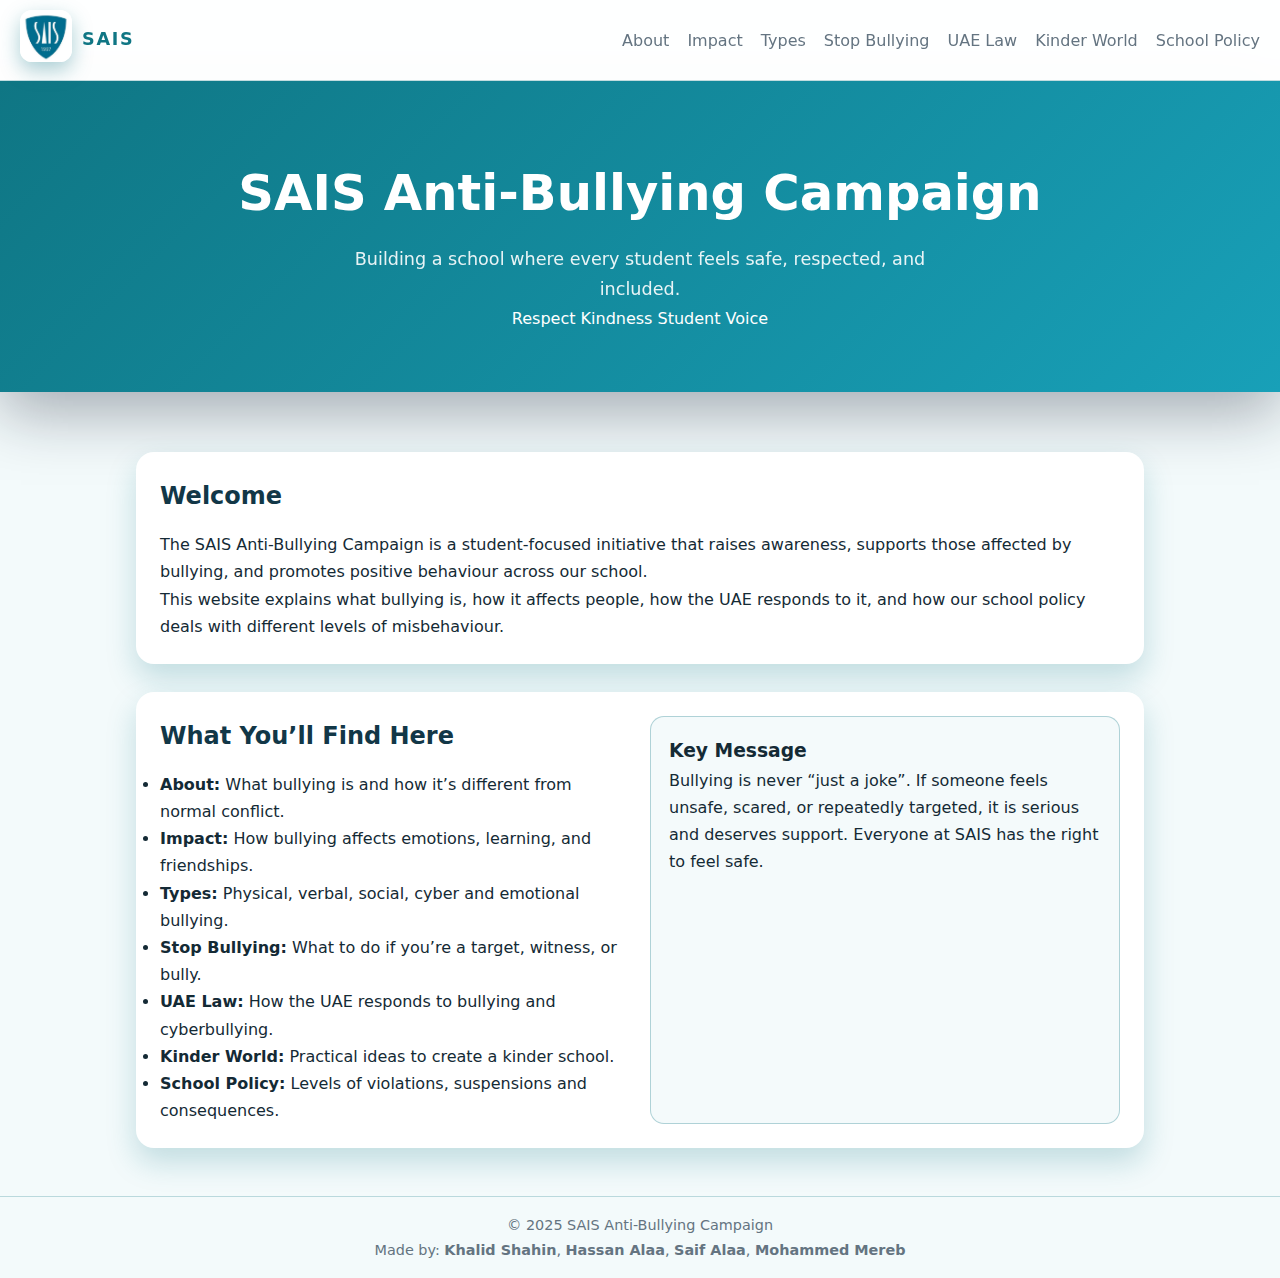
<file: index.html>
<!DOCTYPE html>
<html lang="en">
<head>
  <meta charset="UTF-8">
  <meta name="viewport" content="width=device-width, initial-scale=1.0">
  <title>SAIS Anti-Bullying Campaign – Home</title>
  <link rel="stylesheet" href="style.css">
</head>
<body class="page">

  <nav class="navbar">
    <div class="nav-logo">
      <a href="index.html"><img src="images.jpeg" alt="SAIS Logo"></a>
      <span>SAIS</span>
    </div>
    <ul class="nav-links">
      <li><a href="about.html">About</a></li>
      <li><a href="impact.html">Impact</a></li>
      <li><a href="types.html">Types</a></li>
      <li><a href="stop.html">Stop Bullying</a></li>
      <li><a href="uae.html">UAE Law</a></li>
      <li><a href="kinder.html">Kinder World</a></li>
      <li><a href="policy.html">School Policy</a></li>
    </ul>
  </nav>

  <header class="hero fade-up">
    <h1>SAIS Anti-Bullying Campaign</h1>
    <p>Building a school where every student feels safe, respected, and included.</p>
    <div class="hero-tags">
      <span class="tag-pill">Respect</span>
      <span class="tag-pill">Kindness</span>
      <span class="tag-pill">Student Voice</span>
    </div>
  </header>

  <main class="main-content">
    <section class="card fade-up delay-1">
      <h2>Welcome</h2>
      <p>
        The SAIS Anti-Bullying Campaign is a student-focused initiative that raises awareness,
        supports those affected by bullying, and promotes positive behaviour across our school.
      </p>
      <p>
        This website explains what bullying is, how it affects people, how the UAE responds to it,
        and how our school policy deals with different levels of misbehaviour.
      </p>
    </section>

    <section class="card columns fade-up delay-2">
      <div>
        <h2>What You’ll Find Here</h2>
        <ul>
          <li><strong>About:</strong> What bullying is and how it’s different from normal conflict.</li>
          <li><strong>Impact:</strong> How bullying affects emotions, learning, and friendships.</li>
          <li><strong>Types:</strong> Physical, verbal, social, cyber and emotional bullying.</li>
          <li><strong>Stop Bullying:</strong> What to do if you’re a target, witness, or bully.</li>
          <li><strong>UAE Law:</strong> How the UAE responds to bullying and cyberbullying.</li>
          <li><strong>Kinder World:</strong> Practical ideas to create a kinder school.</li>
          <li><strong>School Policy:</strong> Levels of violations, suspensions and consequences.</li>
        </ul>
      </div>
      <div class="highlight-box">
        <h3>Key Message</h3>
        <p>
          Bullying is never “just a joke”. If someone feels unsafe, scared, or repeatedly targeted,
          it is serious and deserves support. Everyone at SAIS has the right to feel safe.
        </p>
      </div>
    </section>
  </main>

  <footer>
    © 2025 SAIS Anti-Bullying Campaign<br>
    <span style="font-size:0.9rem; color:#647481;">
      Made by: <strong>Khalid Shahin</strong>, <strong>Hassan Alaa</strong>, 
      <strong>Saif Alaa</strong>, <strong>Mohammed Mereb</strong>
    </span>
  </footer>

</body>
</html>
</file>
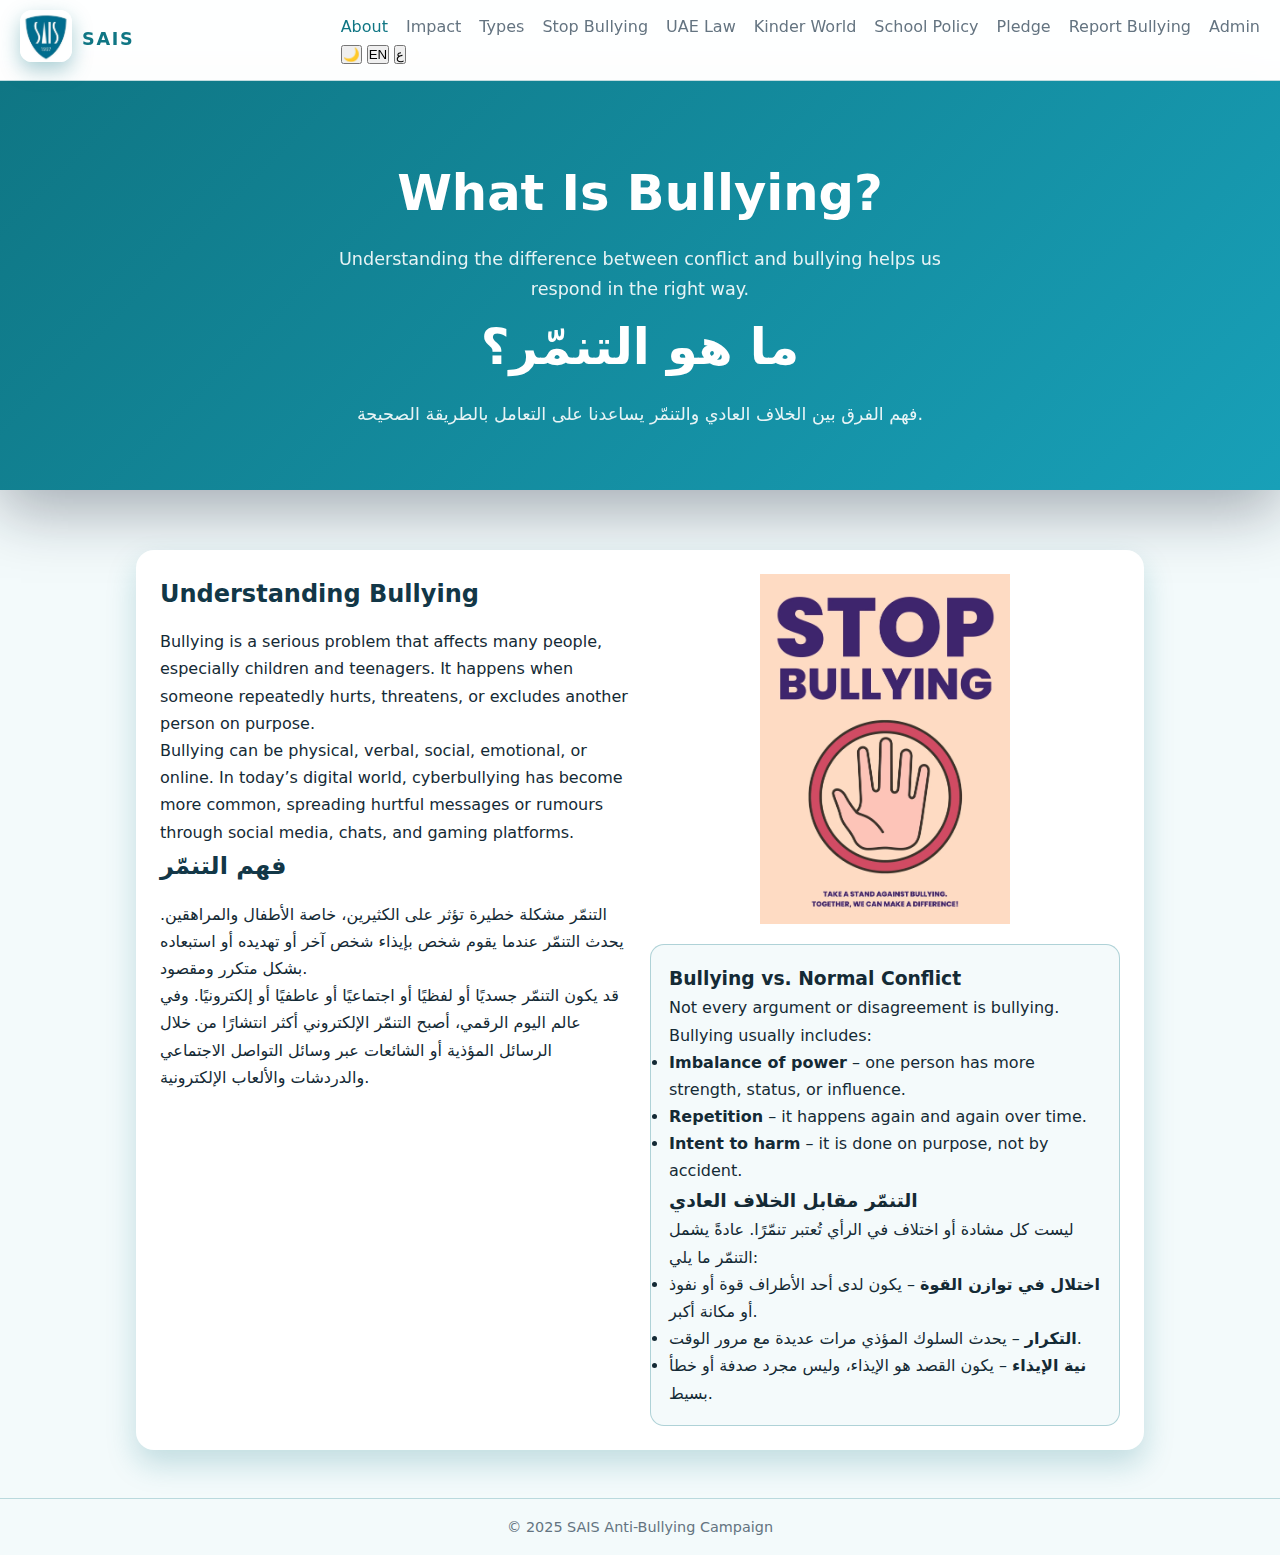
<file: about.html>
<!DOCTYPE html>
<html lang="en">
<head>
  <meta charset="UTF-8">
  <meta name="viewport" content="width=device-width, initial-scale=1.0">
  <title>About Bullying – SAIS Anti-Bullying Campaign</title>
  <link rel="stylesheet" href="style.css">
  <link rel="icon" type="image/png" href="favicon.png">
</head>
<body class="page">

  <nav class="navbar">
    <div class="nav-logo">
      <a href="index.html"><img src="images.jpeg" alt="SAIS Logo"></a>
      <span>SAIS</span>
    </div>

    <div class="nav-right">
      <ul class="nav-links">
        <li><a href="about.html" class="active">About</a></li>
        <li><a href="impact.html">Impact</a></li>
        <li><a href="types.html">Types</a></li>
        <li><a href="stop.html">Stop Bullying</a></li>
        <li><a href="uae.html">UAE Law</a></li>
        <li><a href="kinder.html">Kinder World</a></li>
        <li><a href="policy.html">School Policy</a></li>
        <li><a href="pledge.html">Pledge</a></li>
        <li><a href="report.html">Report Bullying</a></li>
        <li><a href="admin.html">Admin</a></li>
      </ul>

      <div class="nav-controls">
        <button id="themeToggle" class="nav-toggle-btn">🌙 / ☀</button>
        <button id="langEnBtn" class="nav-toggle-btn active">EN</button>
        <button id="langArBtn" class="nav-toggle-btn">ع</button>
      </div>
    </div>
  </nav>

  <header class="hero fade-up">
    <div class="lang-en">
      <h1>What Is Bullying?</h1>
      <p>Understanding the difference between conflict and bullying helps us respond in the right way.</p>
    </div>
    <div class="lang-ar">
      <h1>ما هو التنمّر؟</h1>
      <p>فهم الفرق بين الخلاف العادي والتنمّر يساعدنا على التعامل بالطريقة الصحيحة.</p>
    </div>
  </header>

  <main class="main-content">

    <section class="card columns fade-up delay-1">
      <div>
        <div class="lang-en">
          <h2>Understanding Bullying</h2>
          <p>
            Bullying is a serious problem that affects many people, especially children and teenagers.
            It happens when someone repeatedly hurts, threatens, or excludes another person on purpose.
          </p>
          <p>
            Bullying can be physical, verbal, social, emotional, or online. In today’s digital world,
            cyberbullying has become more common, spreading hurtful messages or rumours through social media,
            chats, and gaming platforms.
          </p>
        </div>
        <div class="lang-ar">
          <h2>فهم التنمّر</h2>
          <p>
            التنمّر مشكلة خطيرة تؤثر على الكثيرين، خاصة الأطفال والمراهقين. يحدث التنمّر عندما يقوم شخص
            بإيذاء شخص آخر أو تهديده أو استبعاده بشكل متكرر ومقصود.
          </p>
          <p>
            قد يكون التنمّر جسديًا أو لفظيًا أو اجتماعيًا أو عاطفيًا أو إلكترونيًا. وفي عالم اليوم الرقمي،
            أصبح التنمّر الإلكتروني أكثر انتشارًا من خلال الرسائل المؤذية أو الشائعات عبر وسائل التواصل
            الاجتماعي والدردشات والألعاب الإلكترونية.
          </p>
        </div>
      </div>

      <div>
        <img src="home-photo.jpg" alt="Students supporting each other" class="poster-img">
        <div class="highlight-box">
          <div class="lang-en">
            <h3>Bullying vs. Normal Conflict</h3>
            <p>
              Not every argument or disagreement is bullying. Bullying usually includes:
            </p>
            <ul>
              <li><strong>Imbalance of power</strong> – one person has more strength, status, or influence.</li>
              <li><strong>Repetition</strong> – it happens again and again over time.</li>
              <li><strong>Intent to harm</strong> – it is done on purpose, not by accident.</li>
            </ul>
          </div>
          <div class="lang-ar">
            <h3>التنمّر مقابل الخلاف العادي</h3>
            <p>
              ليست كل مشادة أو اختلاف في الرأي تُعتبر تنمّرًا. عادةً يشمل التنمّر ما يلي:
            </p>
            <ul>
              <li><strong>اختلال في توازن القوة</strong> – يكون لدى أحد الأطراف قوة أو نفوذ أو مكانة أكبر.</li>
              <li><strong>التكرار</strong> – يحدث السلوك المؤذي مرات عديدة مع مرور الوقت.</li>
              <li><strong>نية الإيذاء</strong> – يكون القصد هو الإيذاء، وليس مجرد صدفة أو خطأ بسيط.</li>
            </ul>
          </div>
        </div>
      </div>
    </section>

  </main>

  <footer>
    © 2025 SAIS Anti-Bullying Campaign
  </footer>

  <script>
    document.addEventListener('DOMContentLoaded', () => {
      const themeToggle = document.getElementById('themeToggle');
      const langEnBtn = document.getElementById('langEnBtn');
      const langArBtn = document.getElementById('langArBtn');

      function applyTheme(theme) {
        if (theme === 'dark') document.body.classList.add('dark');
        else document.body.classList.remove('dark');
      }

      const savedTheme = localStorage.getItem('saisTheme') || 'light';
      applyTheme(savedTheme);
      if (themeToggle) {
        themeToggle.textContent = savedTheme === 'dark' ? '☀' : '🌙';
        themeToggle.addEventListener('click', () => {
          const current = document.body.classList.contains('dark') ? 'dark' : 'light';
          const next = current === 'dark' ? 'light' : 'dark';
          localStorage.setItem('saisTheme', next);
          applyTheme(next);
          themeToggle.textContent = next === 'dark' ? '☀' : '🌙';
        });
      }

      function applyLang(lang) {
        if (lang === 'ar') document.body.classList.add('lang-ar');
        else document.body.classList.remove('lang-ar');

        if (langEnBtn && langArBtn) {
          if (lang === 'ar') {
            langArBtn.classList.add('active');
            langEnBtn.classList.remove('active');
          } else {
            langEnBtn.classList.add('active');
            langArBtn.classList.remove('active');
          }
        }
      }

      const savedLang = localStorage.getItem('saisLang') || 'en';
      applyLang(savedLang);

      if (langEnBtn) langEnBtn.addEventListener('click', () => {
        localStorage.setItem('saisLang', 'en');
        applyLang('en');
      });
      if (langArBtn) langArBtn.addEventListener('click', () => {
        localStorage.setItem('saisLang', 'ar');
        applyLang('ar');
      });
    });
  </script>

</body>
</html>
</file>
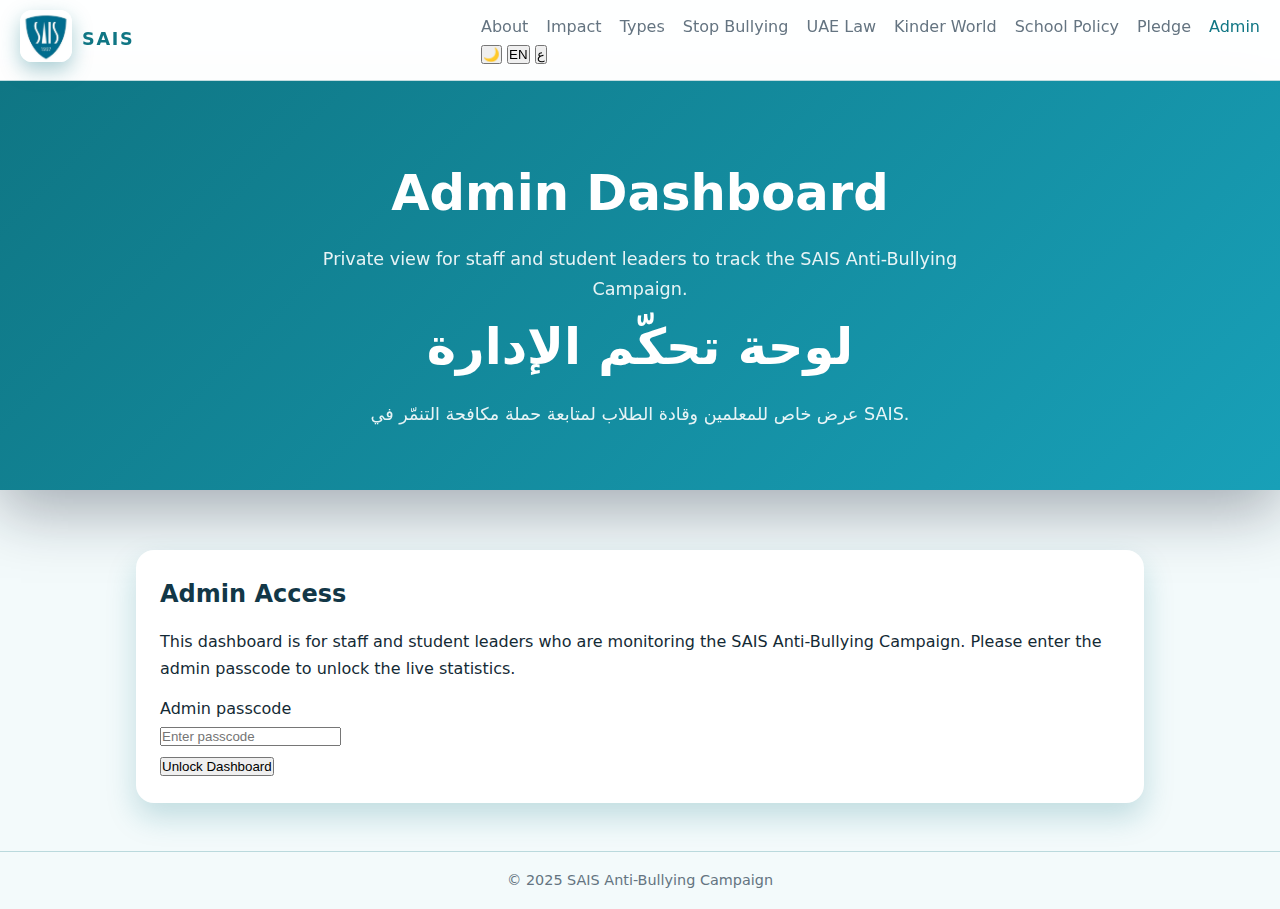
<file: admin.html>
<!DOCTYPE html>
<html lang="en">
<head>
  <meta charset="UTF-8">
  <meta name="viewport" content="width=device-width, initial-scale=1.0">
  <title>SAIS Anti-Bullying – Admin Dashboard</title>
  <link rel="stylesheet" href="style.css">
  <link rel="icon" type="image/png" href="favicon.png">
</head>
<body class="page">

  <nav class="navbar">
    <div class="nav-logo">
      <a href="index.html"><img src="images.jpeg" alt="SAIS Logo"></a>
      <span>SAIS</span>
    </div>

    <div class="nav-right">
      <ul class="nav-links">
        <li><a href="about.html">About</a></li>
        <li><a href="impact.html">Impact</a></li>
        <li><a href="types.html">Types</a></li>
        <li><a href="stop.html">Stop Bullying</a></li>
        <li><a href="uae.html">UAE Law</a></li>
        <li><a href="kinder.html">Kinder World</a></li>
        <li><a href="policy.html">School Policy</a></li>
        <li><a href="pledge.html">Pledge</a></li>
        <li><a href="admin.html" class="active">Admin</a></li>
      </ul>

      <div class="nav-controls">
        <button id="themeToggle" class="nav-toggle-btn">🌙 / ☀</button>
        <button id="langEnBtn" class="nav-toggle-btn active">EN</button>
        <button id="langArBtn" class="nav-toggle-btn">ع</button>
      </div>
    </div>
  </nav>

  <header class="hero fade-up">
    <div class="lang-en">
      <h1>Admin Dashboard</h1>
      <p>Private view for staff and student leaders to track the SAIS Anti-Bullying Campaign.</p>
    </div>
    <div class="lang-ar">
      <h1>لوحة تحكّم الإدارة</h1>
      <p>عرض خاص للمعلمين وقادة الطلاب لمتابعة حملة مكافحة التنمّر في SAIS.</p>
    </div>
  </header>

  <main class="main-content">

    <section class="card fade-up delay-1" id="login-card">
      <h2>Admin Access</h2>
      <p>
        This dashboard is for staff and student leaders who are monitoring the SAIS Anti-Bullying Campaign.
        Please enter the admin passcode to unlock the live statistics.
      </p>

      <div class="form-row" style="max-width:260px; margin-top:12px;">
        <label for="adminCode">Admin passcode</label>
        <input type="password" id="adminCode" placeholder="Enter passcode">
      </div>

      <button id="loginBtn" class="btn-primary" style="margin-top:8px;">Unlock Dashboard</button>
      <p id="loginError" class="small-note" style="color:#b91c1c; display:none; margin-top:6px;">
        Incorrect passcode. Please try again.
      </p>
    </section>

    <section class="card fade-up delay-2" id="dashboard" style="display:none;">
      <h2>Campaign Overview</h2>
      <p>
        These numbers show live data from the SAIS Kindness Pledge counter on the student website
        and local reporting statistics. Use them to guide assemblies, tutor-time discussions, and
        whole-school actions.
      </p>

      <div class="admin-grid" style="margin-top:14px;">
        <div class="stat-card">
          <h3>Total Pledges</h3>
          <p class="stat-number" id="statTotal">–</p>
          <p class="stat-label">Students who have committed to the SAIS Kindness Pledge.</p>
        </div>

        <div class="stat-card">
          <h3>Goal Progress</h3>
          <div class="progress-bar">
            <div id="progressFill" class="progress-fill"></div>
          </div>
          <p class="stat-label">
            <span id="progressPercent">0</span>% of the current target of
            <span id="targetNumber">200</span> pledges.
          </p>
        </div>

        <div class="stat-card">
          <h3>Campaign Status</h3>
          <p id="statusText" class="stat-label">Waiting for data…</p>
        </div>
      </div>

      <div class="admin-grid" style="margin-top:16px;">
        <div class="stat-card">
          <h3>Grade Leaderboard</h3>
          <p class="stat-label">
            Approximate breakdown of pledges by grade. These values can be adjusted in the code if needed.
          </p>
          <div class="leaderboard" id="leaderboard"></div>
        </div>

        <div class="stat-card">
          <h3>Weekly Pledge Growth</h3>
          <p class="stat-label">Illustrative weekly trend based on campaign observations.</p>
          <div class="chart">
            <div class="chart-bars" id="chartBars"></div>
            <div class="chart-labels" id="chartLabels"></div>
          </div>
        </div>
      </div>

      <div class="admin-grid" style="margin-top:16px;">
        <div class="stat-card">
          <h3>Report Statistics (local)</h3>
          <p class="stat-label">
            Track how many bullying concerns have been recorded, resolved, and remain open.
            These values are stored only on this device (localStorage) for demonstration.
          </p>

          <div class="form-row" style="max-width:260px; margin-top:8px;">
            <label for="reportsTotal">Total reports logged</label>
            <input type="number" id="reportsTotal" min="0">
          </div>
          <div class="form-row" style="max-width:260px;">
            <label for="reportsResolved">Reports resolved</label>
            <input type="number" id="reportsResolved" min="0">
          </div>

          <button id="saveReports" class="btn-primary" style="margin-top:6px;">Save statistics</button>
          <button id="resetReports" class="btn-outline" style="margin-top:6px; margin-left:4px;">Reset</button>

          <p class="stat-label" style="margin-top:10px;">
            Open cases: <strong><span id="reportsOpen">0</span></strong>
          </p>
        </div>

        <div class="stat-card">
          <h3>Campaign Timeline</h3>
          <p class="stat-label">
            Record key actions such as assemblies, workshops, and new resources. Entries are saved in
            this browser so you can update them over time.
          </p>

          <div class="form-row" style="margin-top:8px;">
            <label for="timelineText">Add a new entry</label>
            <input type="text" id="timelineText" placeholder="Example: Grade 9 assembly on cyberbullying">
          </div>
          <button id="addTimeline" class="btn-primary" style="margin-top:6px;">Add to timeline</button>

          <div class="timeline" id="timelineList"></div>
        </div>
      </div>

      <p class="small-note" style="margin-top:14px;">
        Note: Pledge statistics are pulled from JSONBin (shared with the student pledge page). Report
        statistics and timeline entries shown here are stored only in this browser for demonstration
        purposes and should not replace official safeguarding records.
      </p>
    </section>

  </main>

  <footer>
    © 2025 SAIS Anti-Bullying Campaign
  </footer>

  <script>
    const ADMIN_CODE = 'sais2024'; // change if you want

    // JSONBin config – same BIN as pledge.html
    const BIN_ID = '691b514743b1c97be9b38322';
    const MASTER_KEY = '$2a$10$/HRjC7rGM4sRC4wsfJKDI.T.KHbT8LLqWuBQ9YpXZafxgoQTvPhnW';
    const BIN_URL = `https://api.jsonbin.io/v3/b/${BIN_ID}`;
    const TARGET_PLEDGES = 200;

    const gradeData = [
      { grade: 'Grade 8', pledges: 32 },
      { grade: 'Grade 9', pledges: 51 },
      { grade: 'Grade 10', pledges: 44 },
      { grade: 'Grade 11', pledges: 38 },
      { grade: 'Grade 12', pledges: 29 },
    ];

    const weeklyData = [
      { label:'Week 1', value:18 },
      { label:'Week 2', value:32 },
      { label:'Week 3', value:47 },
      { label:'Week 4', value:63 },
    ];

    const REPORT_KEY = 'saisReportStats';
    const TIMELINE_KEY = 'saisTimelineEntries';

    document.addEventListener('DOMContentLoaded', () => {
      const themeToggle = document.getElementById('themeToggle');
      const langEnBtn = document.getElementById('langEnBtn');
      const langArBtn = document.getElementById('langArBtn');

      const loginCard = document.getElementById('login-card');
      const dashboard = document.getElementById('dashboard');
      const loginBtn = document.getElementById('loginBtn');
      const loginError = document.getElementById('loginError');
      const adminCodeInput = document.getElementById('adminCode');

      const statTotal = document.getElementById('statTotal');
      const progressFill = document.getElementById('progressFill');
      const progressPercent = document.getElementById('progressPercent');
      const targetNumber = document.getElementById('targetNumber');
      const statusText = document.getElementById('statusText');

      const leaderboardEl = document.getElementById('leaderboard');
      const chartBarsEl = document.getElementById('chartBars');
      const chartLabelsEl = document.getElementById('chartLabels');

      const reportsTotalInput = document.getElementById('reportsTotal');
      const reportsResolvedInput = document.getElementById('reportsResolved');
      const reportsOpenSpan = document.getElementById('reportsOpen');
      const saveReportsBtn = document.getElementById('saveReports');
      const resetReportsBtn = document.getElementById('resetReports');

      const timelineInput = document.getElementById('timelineText');
      const addTimelineBtn = document.getElementById('addTimeline');
      const timelineList = document.getElementById('timelineList');

      // THEME
      function applyTheme(theme) {
        if (theme === 'dark') document.body.classList.add('dark');
        else document.body.classList.remove('dark');
      }
      const savedTheme = localStorage.getItem('saisTheme') || 'light';
      applyTheme(savedTheme);
      if (themeToggle) {
        themeToggle.textContent = savedTheme === 'dark' ? '☀' : '🌙';
        themeToggle.addEventListener('click', () => {
          const current = document.body.classList.contains('dark') ? 'dark' : 'light';
          const next = current === 'dark' ? 'light' : 'dark';
          localStorage.setItem('saisTheme', next);
          applyTheme(next);
          themeToggle.textContent = next === 'dark' ? '☀' : '🌙';
        });
      }

      // LANGUAGE
      function applyLang(lang) {
        if (lang === 'ar') document.body.classList.add('lang-ar');
        else document.body.classList.remove('lang-ar');

        if (langEnBtn && langArBtn) {
          if (lang === 'ar') {
            langArBtn.classList.add('active');
            langEnBtn.classList.remove('active');
          } else {
            langEnBtn.classList.add('active');
            langArBtn.classList.remove('active');
          }
        }
      }
      const savedLang = localStorage.getItem('saisLang') || 'en';
      applyLang(savedLang);
      if (langEnBtn) langEnBtn.addEventListener('click', () => {
        localStorage.setItem('saisLang', 'en');
        applyLang('en');
      });
      if (langArBtn) langArBtn.addEventListener('click', () => {
        localStorage.setItem('saisLang', 'ar');
        applyLang('ar');
      });

      // LOGIN
      loginBtn.addEventListener('click', () => {
        const entered = adminCodeInput.value.trim();
        if (entered === ADMIN_CODE) {
          loginError.style.display = 'none';
          loginCard.style.display = 'none';
          dashboard.style.display = 'block';
          initDashboard();
        } else {
          loginError.style.display = 'block';
        }
      });
      adminCodeInput.addEventListener('keydown', (e) => {
        if (e.key === 'Enter') loginBtn.click();
      });

      // DASHBOARD INIT
      async function initDashboard() {
        targetNumber.textContent = TARGET_PLEDGES;
        await loadPledges();
        renderLeaderboard();
        renderChart();
        loadReportStats();
        loadTimeline();
      }

      async function loadPledges() {
        try {
          const res = await fetch(BIN_URL, {
            headers: { 'X-Master-Key': MASTER_KEY }
          });
          const data = await res.json();
          const total = (data.record && typeof data.record.pledges === 'number')
            ? data.record.pledges
            : 0;

          statTotal.textContent = total;

          const percent = Math.max(0, Math.min(100, Math.round((total / TARGET_PLEDGES) * 100)));
          progressPercent.textContent = percent;
          progressFill.style.width = percent + '%';

          if (total === 0) {
            statusText.textContent = 'Campaign has not started yet. Encourage students to take the pledge.';
          } else if (percent < 35) {
            statusText.textContent = 'Good start. Promote the pledge in assemblies and tutor time.';
          } else if (percent < 75) {
            statusText.textContent = 'Strong progress. Keep reminding classes to participate.';
          } else if (percent < 100) {
            statusText.textContent = 'Amazing engagement! You are very close to meeting the target.';
          } else {
            statusText.textContent = 'Target reached! Consider setting a new goal and celebrating this achievement.';
          }

        } catch (err) {
          console.error('Error loading pledge data:', err);
          statusText.textContent = 'Unable to load pledge data. Please check your connection or JSONBin settings.';
        }
      }

      // LEADERBOARD
      function renderLeaderboard() {
        const sorted = [...gradeData].sort((a, b) => b.pledges - a.pledges);
        leaderboardEl.innerHTML = '';
        sorted.forEach((row, index) => {
          const div = document.createElement('div');
          div.className = 'leader-row';

          const left = document.createElement('div');
          left.style.display = 'flex';
          left.style.alignItems = 'center';

          const rank = document.createElement('span');
          rank.className = 'leader-rank';
          rank.textContent = index + 1;

          const gradeSpan = document.createElement('span');
          gradeSpan.className = 'leader-grade';
          gradeSpan.textContent = row.grade;

          left.appendChild(rank);
          left.appendChild(gradeSpan);

          const right = document.createElement('div');
          right.className = 'leader-count';
          right.textContent = row.pledges + ' pledges';

          if (index === 0) {
            const badge = document.createElement('span');
            badge.className = 'badge';
            badge.textContent = 'Leading';
            right.appendChild(document.createTextNode(' '));
            right.appendChild(badge);
          }

          div.appendChild(left);
          div.appendChild(right);
          leaderboardEl.appendChild(div);
        });
      }

      // WEEKLY CHART
      function renderChart() {
        chartBarsEl.innerHTML = '';
        chartLabelsEl.innerHTML = '';

        const maxVal = Math.max(...weeklyData.map(d => d.value), 10);
        weeklyData.forEach(d => {
          const bar = document.createElement('div');
          bar.className = 'chart-bar';
          const heightPercent = (d.value / maxVal) * 100;
          bar.style.height = heightPercent + '%';

          const valueLabel = document.createElement('span');
          valueLabel.textContent = d.value;
          bar.appendChild(valueLabel);

          chartBarsEl.appendChild(bar);

          const label = document.createElement('div');
          label.textContent = d.label;
          chartLabelsEl.appendChild(label);
        });
      }

      // REPORT STATS
      function loadReportStats() {
        const saved = localStorage.getItem(REPORT_KEY);
        let stats = { total: 0, resolved: 0 };
        if (saved) {
          try {
            stats = JSON.parse(saved);
          } catch (e) {
            console.error('Error parsing report stats:', e);
          }
        }
        reportsTotalInput.value = stats.total;
        reportsResolvedInput.value = stats.resolved;
        updateReportsOpen();
      }

      function updateReportsOpen() {
        const total = parseInt(reportsTotalInput.value || '0', 10);
        const resolved = parseInt(reportsResolvedInput.value || '0', 10);
        const open = Math.max(0, total - resolved);
        reportsOpenSpan.textContent = open;
      }

      saveReportsBtn.addEventListener('click', () => {
        const total = parseInt(reportsTotalInput.value || '0', 10);
        const resolved = parseInt(reportsResolvedInput.value || '0', 10);
        const stats = { total, resolved };
        localStorage.setItem(REPORT_KEY, JSON.stringify(stats));
        updateReportsOpen();
      });

      resetReportsBtn.addEventListener('click', () => {
        localStorage.removeItem(REPORT_KEY);
        reportsTotalInput.value = 0;
        reportsResolvedInput.value = 0;
        updateReportsOpen();
      });

      reportsTotalInput.addEventListener('input', updateReportsOpen);
      reportsResolvedInput.addEventListener('input', updateReportsOpen);

      // TIMELINE
      function loadTimeline() {
        const saved = localStorage.getItem(TIMELINE_KEY);
        let entries = [];
        if (saved) {
          try {
            entries = JSON.parse(saved);
          } catch (e) {
            console.error('Error parsing timeline:', e);
          }
        }
        renderTimeline(entries);
      }

      function renderTimeline(entries) {
        timelineList.innerHTML = '';
        if (!entries.length) {
          const empty = document.createElement('p');
          empty.className = 'small-note';
          empty.textContent = 'No timeline entries yet. Add your first action above.';
          timelineList.appendChild(empty);
          return;
        }

        entries.forEach(item => {
          const wrapper = document.createElement('div');
          wrapper.className = 'timeline-item';

          const date = document.createElement('div');
          date.className = 'timeline-date';
          date.textContent = item.date;

          const text = document.createElement('div');
          text.className = 'timeline-text';
          text.textContent = item.text;

          wrapper.appendChild(date);
          wrapper.appendChild(text);
          timelineList.appendChild(wrapper);
        });
      }

      addTimelineBtn.addEventListener('click', () => {
        const text = timelineInput.value.trim();
        if (!text) return;
        const saved = localStorage.getItem(TIMELINE_KEY);
        let entries = [];
        if (saved) {
          try {
            entries = JSON.parse(saved);
          } catch (e) {
            console.error('Error parsing timeline:', e);
          }
        }
        const now = new Date();
        const dateStr = now.toLocaleDateString(undefined, { year:'numeric', month:'short', day:'numeric' });
        entries.unshift({ date: dateStr, text });
        localStorage.setItem(TIMELINE_KEY, JSON.stringify(entries));
        timelineInput.value = '';
        renderTimeline(entries);
      });
    });
  </script>

</body>
</html>
</file>
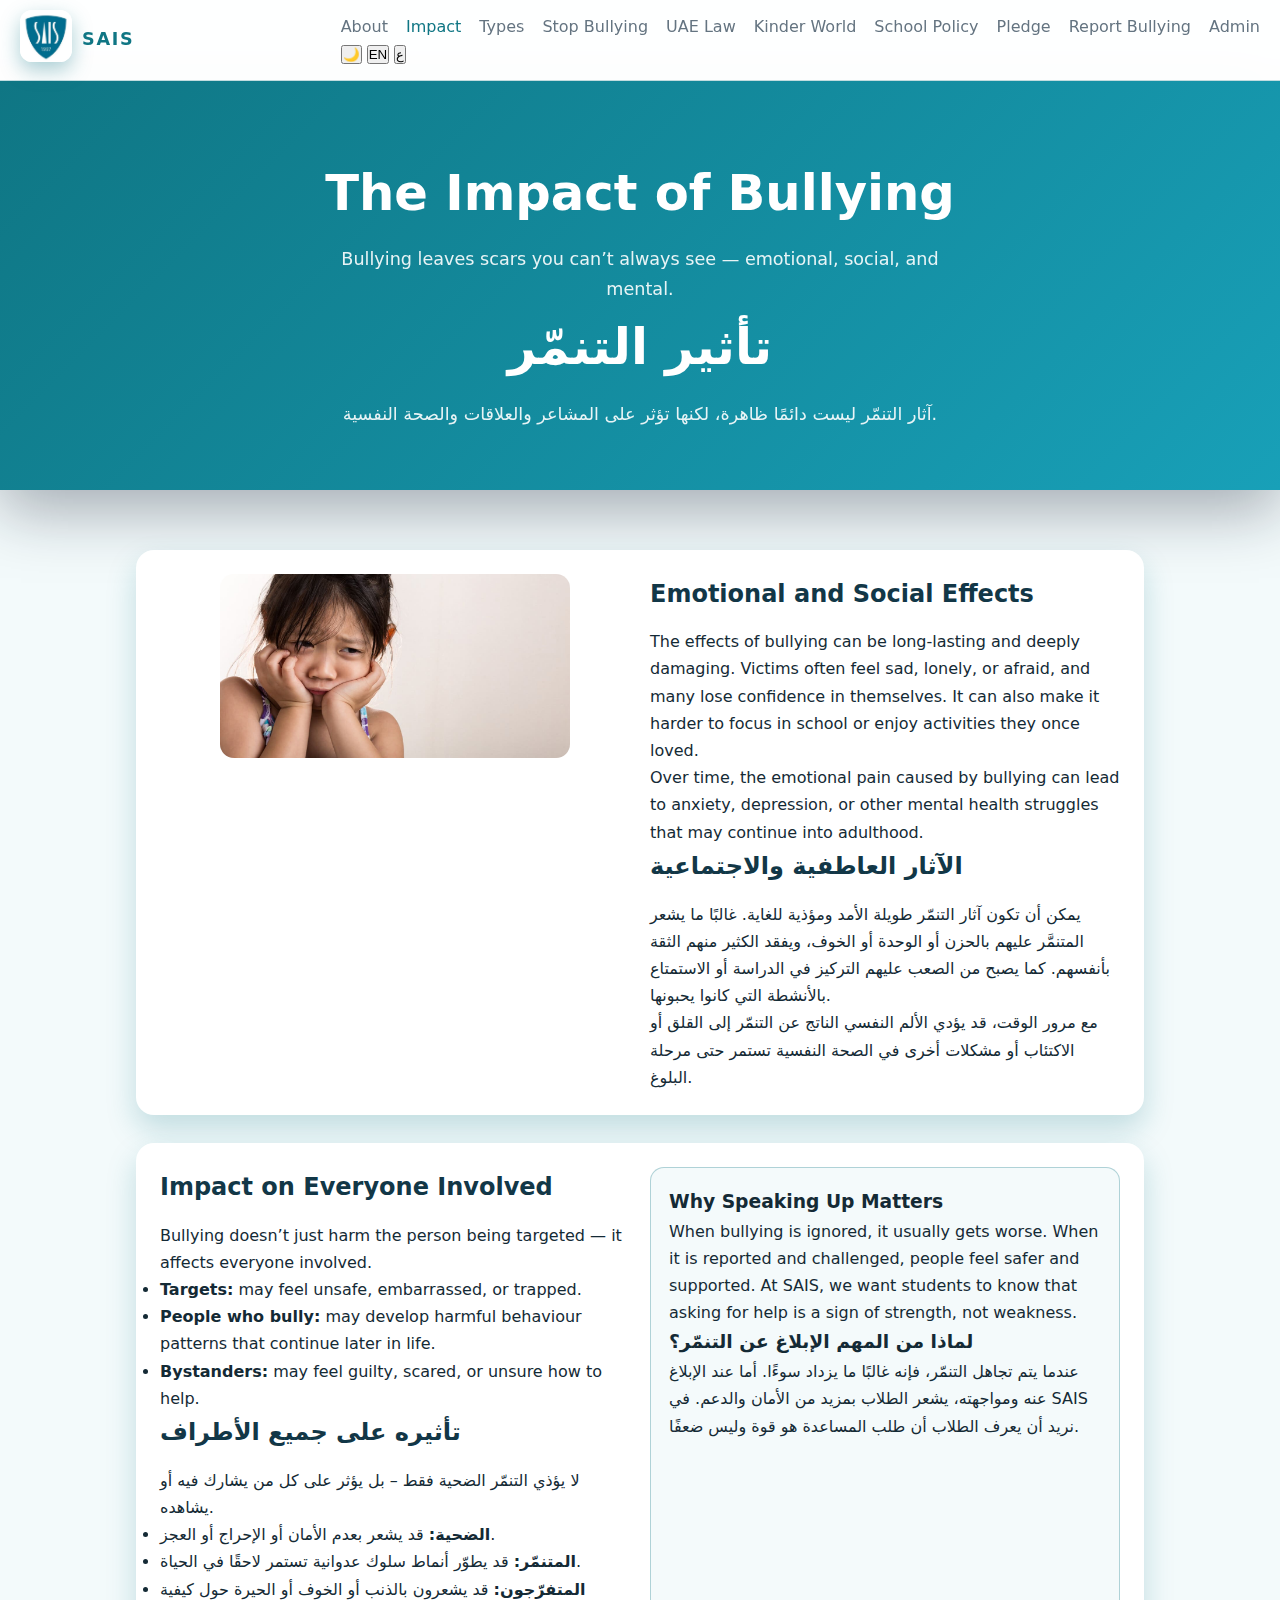
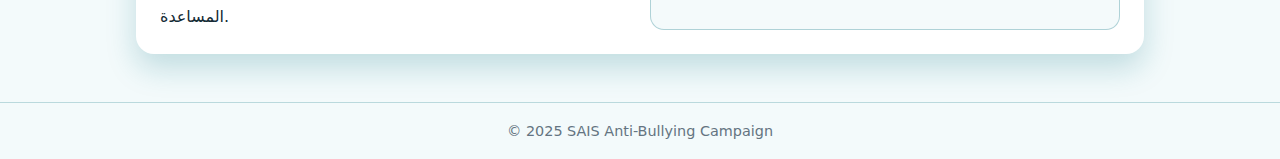
<file: impact.html>
<!DOCTYPE html>
<html lang="en">
<head>
  <meta charset="UTF-8">
  <meta name="viewport" content="width=device-width, initial-scale=1.0">
  <title>The Impact of Bullying – SAIS Anti-Bullying Campaign</title>
  <link rel="stylesheet" href="style.css">
  <link rel="icon" type="image/png" href="favicon.png">
</head>
<body class="page">

  <nav class="navbar">
    <div class="nav-logo">
      <a href="index.html"><img src="images.jpeg" alt="SAIS Logo"></a>
      <span>SAIS</span>
    </div>

    <div class="nav-right">
      <ul class="nav-links">
        <li><a href="about.html">About</a></li>
        <li><a href="impact.html" class="active">Impact</a></li>
        <li><a href="types.html">Types</a></li>
        <li><a href="stop.html">Stop Bullying</a></li>
        <li><a href="uae.html">UAE Law</a></li>
        <li><a href="kinder.html">Kinder World</a></li>
        <li><a href="policy.html">School Policy</a></li>
        <li><a href="pledge.html">Pledge</a></li>
        <li><a href="report.html">Report Bullying</a></li>
        <li><a href="admin.html">Admin</a></li>
      </ul>

      <div class="nav-controls">
        <button id="themeToggle" class="nav-toggle-btn">🌙 / ☀</button>
        <button id="langEnBtn" class="nav-toggle-btn active">EN</button>
        <button id="langArBtn" class="nav-toggle-btn">ع</button>
      </div>
    </div>
  </nav>

  <header class="hero fade-up">
    <div class="lang-en">
      <h1>The Impact of Bullying</h1>
      <p>Bullying leaves scars you can’t always see — emotional, social, and mental.</p>
    </div>
    <div class="lang-ar">
      <h1>تأثير التنمّر</h1>
      <p>آثار التنمّر ليست دائمًا ظاهرة، لكنها تؤثر على المشاعر والعلاقات والصحة النفسية.</p>
    </div>
  </header>

  <main class="main-content">

    <section class="card columns fade-up delay-1">
      <div>
        <img src="sad-child.jpg" alt="Student feeling upset" class="poster-img">
      </div>
      <div>
        <div class="lang-en">
          <h2>Emotional and Social Effects</h2>
          <p>
            The effects of bullying can be long-lasting and deeply damaging. Victims often feel sad,
            lonely, or afraid, and many lose confidence in themselves. It can also make it harder to
            focus in school or enjoy activities they once loved.
          </p>
          <p>
            Over time, the emotional pain caused by bullying can lead to anxiety, depression, or other
            mental health struggles that may continue into adulthood.
          </p>
        </div>
        <div class="lang-ar">
          <h2>الآثار العاطفية والاجتماعية</h2>
          <p>
            يمكن أن تكون آثار التنمّر طويلة الأمد ومؤذية للغاية. غالبًا ما يشعر المتنمَّر عليهم بالحزن
            أو الوحدة أو الخوف، ويفقد الكثير منهم الثقة بأنفسهم. كما يصبح من الصعب عليهم التركيز في الدراسة
            أو الاستمتاع بالأنشطة التي كانوا يحبونها.
          </p>
          <p>
            مع مرور الوقت، قد يؤدي الألم النفسي الناتج عن التنمّر إلى القلق أو الاكتئاب أو مشكلات أخرى
            في الصحة النفسية تستمر حتى مرحلة البلوغ.
          </p>
        </div>
      </div>
    </section>

    <section class="card columns fade-up delay-2">
      <div>
        <div class="lang-en">
          <h2>Impact on Everyone Involved</h2>
          <p>
            Bullying doesn’t just harm the person being targeted — it affects everyone involved.
          </p>
          <ul>
            <li><strong>Targets:</strong> may feel unsafe, embarrassed, or trapped.</li>
            <li><strong>People who bully:</strong> may develop harmful behaviour patterns that continue later in life.</li>
            <li><strong>Bystanders:</strong> may feel guilty, scared, or unsure how to help.</li>
          </ul>
        </div>
        <div class="lang-ar">
          <h2>تأثيره على جميع الأطراف</h2>
          <p>
            لا يؤذي التنمّر الضحية فقط – بل يؤثر على كل من يشارك فيه أو يشاهده.
          </p>
          <ul>
            <li><strong>الضحية:</strong> قد يشعر بعدم الأمان أو الإحراج أو العجز.</li>
            <li><strong>المتنمّر:</strong> قد يطوّر أنماط سلوك عدوانية تستمر لاحقًا في الحياة.</li>
            <li><strong>المتفرّجون:</strong> قد يشعرون بالذنب أو الخوف أو الحيرة حول كيفية المساعدة.</li>
          </ul>
        </div>
      </div>

      <div class="highlight-box">
        <div class="lang-en">
          <h3>Why Speaking Up Matters</h3>
          <p>
            When bullying is ignored, it usually gets worse. When it is reported and challenged,
            people feel safer and supported. At SAIS, we want students to know that asking for
            help is a sign of strength, not weakness.
          </p>
        </div>
        <div class="lang-ar">
          <h3>لماذا من المهم الإبلاغ عن التنمّر؟</h3>
          <p>
            عندما يتم تجاهل التنمّر، فإنه غالبًا ما يزداد سوءًا. أما عند الإبلاغ عنه ومواجهته،
            يشعر الطلاب بمزيد من الأمان والدعم. في SAIS نريد أن يعرف الطلاب أن طلب المساعدة
            هو قوة وليس ضعفًا.
          </p>
        </div>
      </div>
    </section>

  </main>

  <footer>
    © 2025 SAIS Anti-Bullying Campaign
  </footer>

  <script>
    document.addEventListener('DOMContentLoaded', () => {
      const themeToggle = document.getElementById('themeToggle');
      const langEnBtn = document.getElementById('langEnBtn');
      const langArBtn = document.getElementById('langArBtn');

      function applyTheme(theme) {
        if (theme === 'dark') document.body.classList.add('dark');
        else document.body.classList.remove('dark');
      }

      const savedTheme = localStorage.getItem('saisTheme') || 'light';
      applyTheme(savedTheme);
      if (themeToggle) {
        themeToggle.textContent = savedTheme === 'dark' ? '☀' : '🌙';
        themeToggle.addEventListener('click', () => {
          const current = document.body.classList.contains('dark') ? 'dark' : 'light';
          const next = current === 'dark' ? 'light' : 'dark';
          localStorage.setItem('saisTheme', next);
          applyTheme(next);
          themeToggle.textContent = next === 'dark' ? '☀' : '🌙';
        });
      }

      function applyLang(lang) {
        if (lang === 'ar') document.body.classList.add('lang-ar');
        else document.body.classList.remove('lang-ar');

        if (langEnBtn && langArBtn) {
          if (lang === 'ar') {
            langArBtn.classList.add('active');
            langEnBtn.classList.remove('active');
          } else {
            langEnBtn.classList.add('active');
            langArBtn.classList.remove('active');
          }
        }
      }

      const savedLang = localStorage.getItem('saisLang') || 'en';
      applyLang(savedLang);

      if (langEnBtn) langEnBtn.addEventListener('click', () => {
        localStorage.setItem('saisLang', 'en');
        applyLang('en');
      });
      if (langArBtn) langArBtn.addEventListener('click', () => {
        localStorage.setItem('saisLang', 'ar');
        applyLang('ar');
      });
    });
  </script>

</body>
</html>
</file>
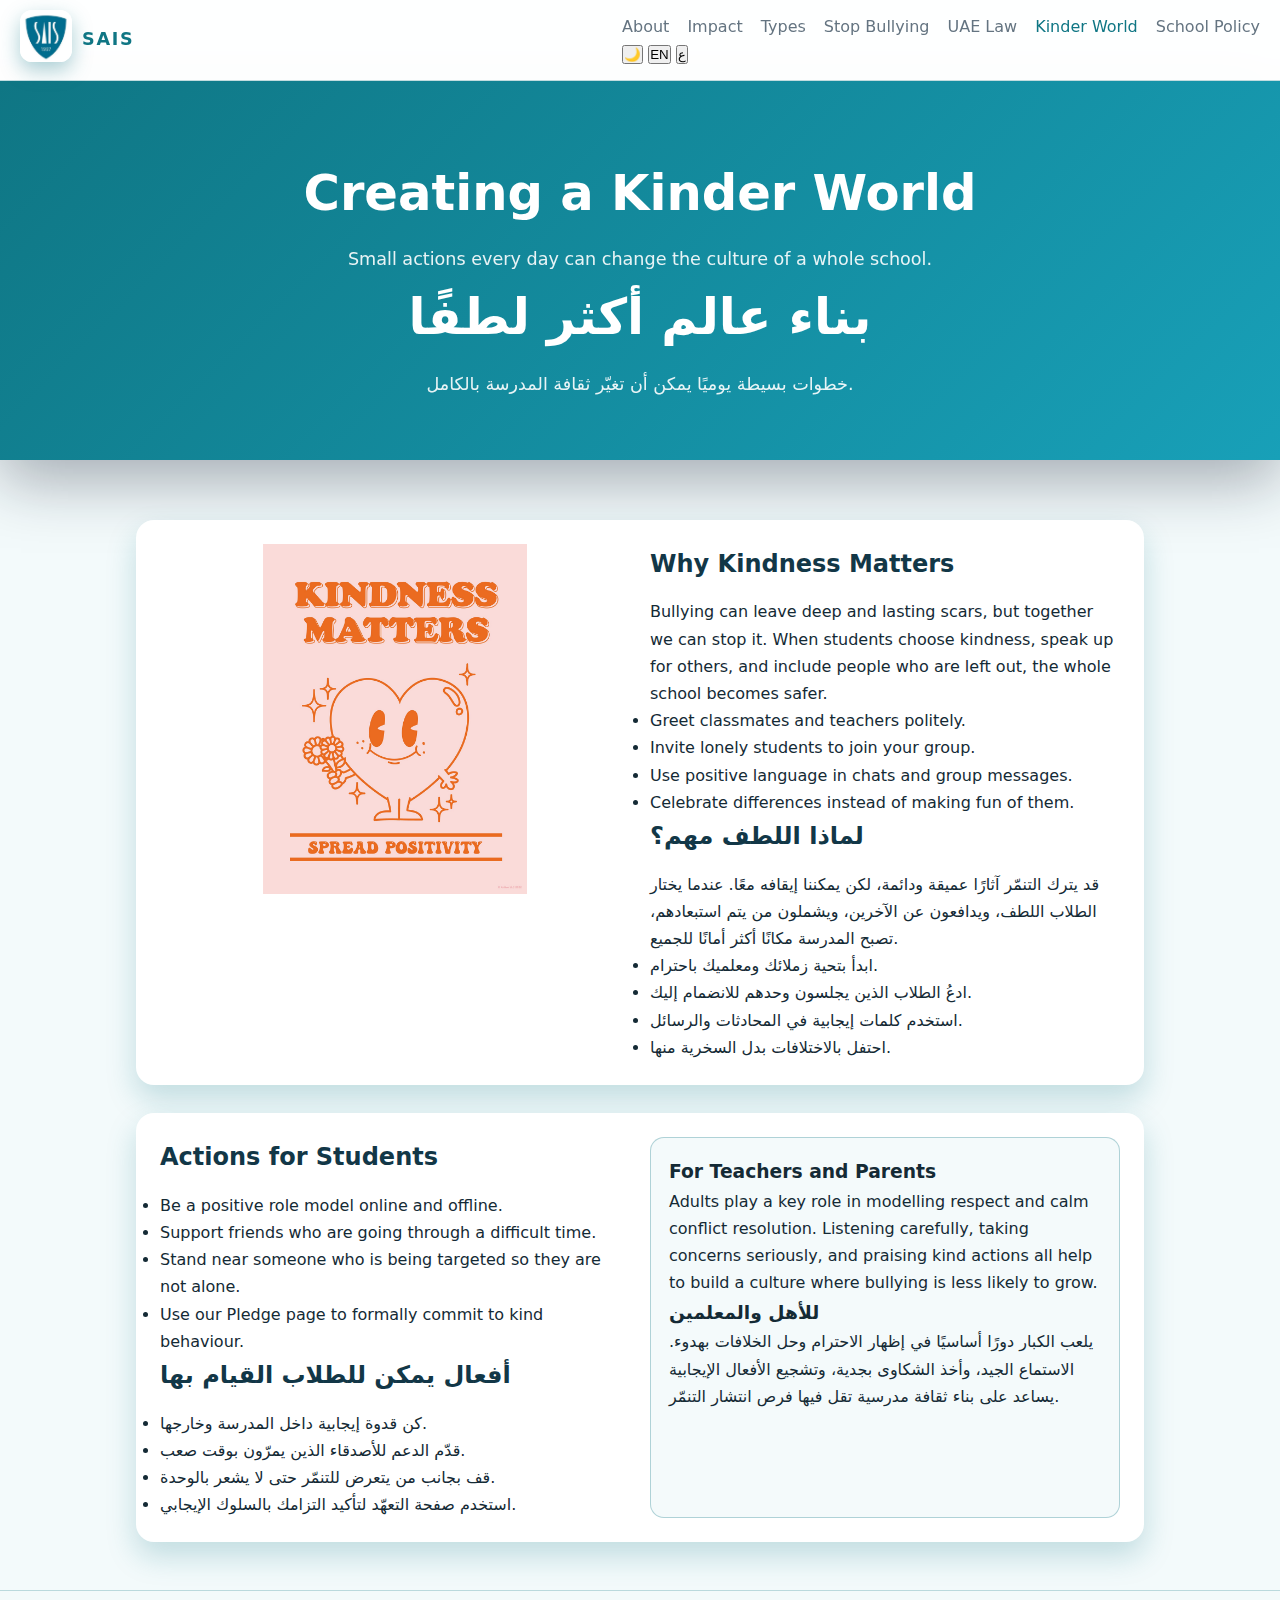
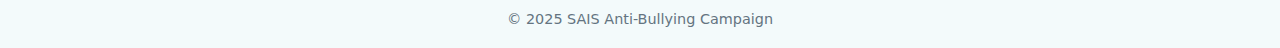
<file: kinder.html>
<!DOCTYPE html>
<html lang="en">
<head>
  <meta charset="UTF-8">
  <meta name="viewport" content="width=device-width, initial-scale=1.0">
  <title>Creating a Kinder World – SAIS Anti-Bullying Campaign</title>
  <link rel="stylesheet" href="style.css">
  <link rel="icon" type="image/png" href="favicon.png">
</head>
<body class="page">

  <nav class="navbar">
    <div class="nav-logo">
      <a href="index.html"><img src="images.jpeg" alt="SAIS Logo"></a>
      <span>SAIS</span>
    </div>

    <div class="nav-right">
      <ul class="nav-links">
        <li><a href="about.html">About</a></li>
        <li><a href="impact.html">Impact</a></li>
        <li><a href="types.html">Types</a></li>
        <li><a href="stop.html">Stop Bullying</a></li>
        <li><a href="uae.html">UAE Law</a></li>
        <li><a href="kinder.html" class="active">Kinder World</a></li>
        <li><a href="policy.html">School Policy</a></li>
      </ul>

      <div class="nav-controls">
        <button id="themeToggle" class="nav-toggle-btn">🌙 / ☀</button>
        <button id="langEnBtn" class="nav-toggle-btn active">EN</button>
        <button id="langArBtn" class="nav-toggle-btn">ع</button>
      </div>
    </div>
  </nav>

  <header class="hero fade-up">
    <div class="lang-en">
      <h1>Creating a Kinder World</h1>
      <p>Small actions every day can change the culture of a whole school.</p>
    </div>
    <div class="lang-ar">
      <h1>بناء عالم أكثر لطفًا</h1>
      <p>خطوات بسيطة يوميًا يمكن أن تغيّر ثقافة المدرسة بالكامل.</p>
    </div>
  </header>

  <main class="main-content">

    <section class="card columns fade-up delay-1">
      <div>
        <img src="about-kindnessmatter.jpg" alt="Kindness matters poster" class="poster-img">
      </div>
      <div>
        <div class="lang-en">
          <h2>Why Kindness Matters</h2>
          <p>
            Bullying can leave deep and lasting scars, but together we can stop it. When students choose
            kindness, speak up for others, and include people who are left out, the whole school becomes safer.
          </p>
          <ul>
            <li>Greet classmates and teachers politely.</li>
            <li>Invite lonely students to join your group.</li>
            <li>Use positive language in chats and group messages.</li>
            <li>Celebrate differences instead of making fun of them.</li>
          </ul>
        </div>
        <div class="lang-ar">
          <h2>لماذا اللطف مهم؟</h2>
          <p>
            قد يترك التنمّر آثارًا عميقة ودائمة، لكن يمكننا إيقافه معًا. عندما يختار الطلاب اللطف،
            ويدافعون عن الآخرين، ويشملون من يتم استبعادهم، تصبح المدرسة مكانًا أكثر أمانًا للجميع.
          </p>
          <ul>
            <li>ابدأ بتحية زملائك ومعلميك باحترام.</li>
            <li>ادعُ الطلاب الذين يجلسون وحدهم للانضمام إليك.</li>
            <li>استخدم كلمات إيجابية في المحادثات والرسائل.</li>
            <li>احتفل بالاختلافات بدل السخرية منها.</li>
          </ul>
        </div>
      </div>
    </section>

    <section class="card columns fade-up delay-2">
      <div>
        <div class="lang-en">
          <h2>Actions for Students</h2>
          <ul>
            <li>Be a positive role model online and offline.</li>
            <li>Support friends who are going through a difficult time.</li>
            <li>Stand near someone who is being targeted so they are not alone.</li>
            <li>Use our Pledge page to formally commit to kind behaviour.</li>
          </ul>
        </div>
        <div class="lang-ar">
          <h2>أفعال يمكن للطلاب القيام بها</h2>
          <ul>
            <li>كن قدوة إيجابية داخل المدرسة وخارجها.</li>
            <li>قدّم الدعم للأصدقاء الذين يمرّون بوقت صعب.</li>
            <li>قف بجانب من يتعرض للتنمّر حتى لا يشعر بالوحدة.</li>
            <li>استخدم صفحة التعهّد لتأكيد التزامك بالسلوك الإيجابي.</li>
          </ul>
        </div>
      </div>

      <div class="highlight-box">
        <div class="lang-en">
          <h3>For Teachers and Parents</h3>
          <p>
            Adults play a key role in modelling respect and calm conflict resolution. Listening carefully,
            taking concerns seriously, and praising kind actions all help to build a culture where bullying
            is less likely to grow.
          </p>
        </div>
        <div class="lang-ar">
          <h3>للأهل والمعلمين</h3>
          <p>
            يلعب الكبار دورًا أساسيًا في إظهار الاحترام وحل الخلافات بهدوء. الاستماع الجيد، وأخذ الشكاوى
            بجدية، وتشجيع الأفعال الإيجابية يساعد على بناء ثقافة مدرسية تقل فيها فرص انتشار التنمّر.
          </p>
        </div>
      </div>
    </section>

  </main>

  <footer>
    © 2025 SAIS Anti-Bullying Campaign
  </footer>

  <script>
    document.addEventListener('DOMContentLoaded', () => {
      const themeToggle = document.getElementById('themeToggle');
      const langEnBtn = document.getElementById('langEnBtn');
      const langArBtn = document.getElementById('langArBtn');

      function applyTheme(theme) {
        if (theme === 'dark') document.body.classList.add('dark');
        else document.body.classList.remove('dark');
      }

      const savedTheme = localStorage.getItem('saisTheme') || 'light';
      applyTheme(savedTheme);
      if (themeToggle) {
        themeToggle.textContent = savedTheme === 'dark' ? '☀' : '🌙';
        themeToggle.addEventListener('click', () => {
          const current = document.body.classList.contains('dark') ? 'dark' : 'light';
          const next = current === 'dark' ? 'light' : 'dark';
          localStorage.setItem('saisTheme', next);
          applyTheme(next);
          themeToggle.textContent = next === 'dark' ? '☀' : '🌙';
        });
      }

      function applyLang(lang) {
        if (lang === 'ar') document.body.classList.add('lang-ar');
        else document.body.classList.remove('lang-ar');

        if (langEnBtn && langArBtn) {
          if (lang === 'ar') {
            langArBtn.classList.add('active');
            langEnBtn.classList.remove('active');
          } else {
            langEnBtn.classList.add('active');
            langArBtn.classList.remove('active');
          }
        }
      }

      const savedLang = localStorage.getItem('saisLang') || 'en';
      applyLang(savedLang);

      if (langEnBtn) langEnBtn.addEventListener('click', () => {
        localStorage.setItem('saisLang', 'en');
        applyLang('en');
      });
      if (langArBtn) langArBtn.addEventListener('click', () => {
        localStorage.setItem('saisLang', 'ar');
        applyLang('ar');
      });
    });
  </script>

</body>
</html>
</file>
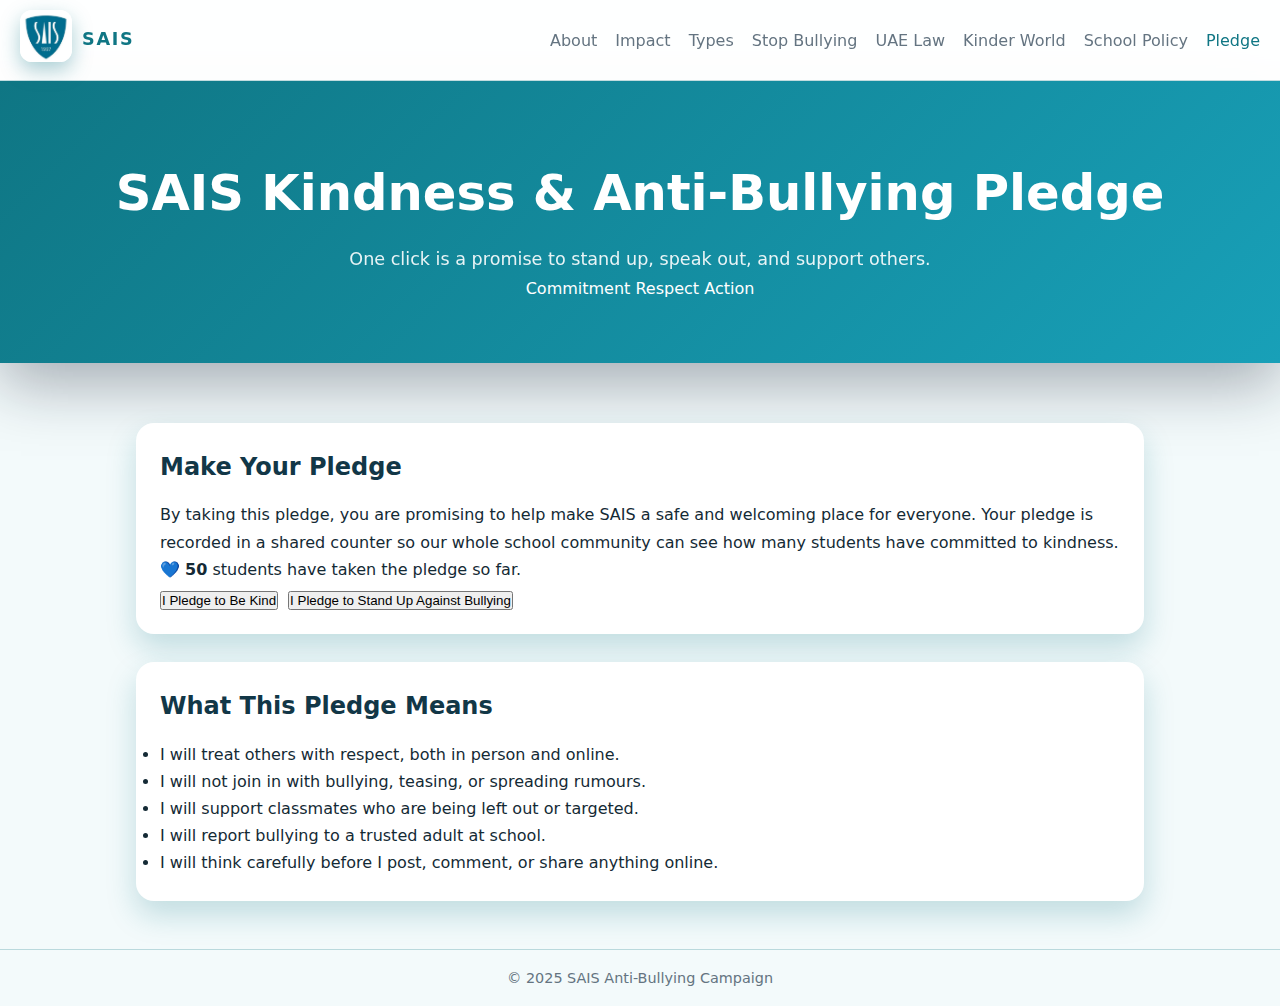
<file: pledge.html>
<!DOCTYPE html>
<html lang="en">
<head>
  <meta charset="UTF-8">
  <meta name="viewport" content="width=device-width, initial-scale=1.0">
  <title>Kindness Pledge – SAIS</title>
  <link rel="stylesheet" href="style.css">
</head>
<body class="page">

  <nav class="navbar">
    <div class="nav-logo">
      <a href="index.html"><img src="images.jpeg" alt="SAIS Logo"></a>
      <span>SAIS</span>
    </div>
    <ul class="nav-links">
      <li><a href="about.html">About</a></li>
      <li><a href="impact.html">Impact</a></li>
      <li><a href="types.html">Types</a></li>
      <li><a href="stop.html">Stop Bullying</a></li>
      <li><a href="uae.html">UAE Law</a></li>
      <li><a href="kinder.html">Kinder World</a></li>
      <li><a href="policy.html">School Policy</a></li>
      <li><a href="pledge.html" class="active">Pledge</a></li>
    </ul>
  </nav>

  <header class="hero fade-up">
    <h1>SAIS Kindness & Anti-Bullying Pledge</h1>
    <p>One click is a promise to stand up, speak out, and support others.</p>
    <div class="hero-tags">
      <span class="tag-pill">Commitment</span>
      <span class="tag-pill">Respect</span>
      <span class="tag-pill">Action</span>
    </div>
  </header>

  <main class="main-content">

    <section class="card fade-up delay-1">
      <h2>Make Your Pledge</h2>
      <p>
        By taking this pledge, you are promising to help make SAIS a safe and welcoming place
        for everyone. Your pledge is recorded in a shared counter so our whole school community
        can see how many students have committed to kindness.
      </p>

      <div id="pledge-counter" class="pledge-counter">
        💙 <strong id="pledge-number">50</strong> students have taken the pledge so far.
      </div>

      <div style="margin-top:8px; display:flex; flex-wrap:wrap; gap:10px;">
        <button id="pledge-kindness" class="btn-primary">
          I Pledge to Be Kind
        </button>
        <button id="pledge-standup" class="btn-outline">
          I Pledge to Stand Up Against Bullying
        </button>
      </div>

      <p id="pledge-message" class="success-message" style="display:none; margin-top:14px;">
        ✅ Thank you for taking the pledge. Your choice has been recorded.
      </p>
    </section>

    <section class="card fade-up delay-2">
      <h2>What This Pledge Means</h2>
      <ul>
        <li>I will treat others with respect, both in person and online.</li>
        <li>I will not join in with bullying, teasing, or spreading rumours.</li>
        <li>I will support classmates who are being left out or targeted.</li>
        <li>I will report bullying to a trusted adult at school.</li>
        <li>I will think carefully before I post, comment, or share anything online.</li>
      </ul>
    </section>

  </main>

  <footer>
    © 2025 SAIS Anti-Bullying Campaign
  </footer>

  <script>
    const btnKind = document.getElementById('pledge-kindness');
    const btnStand = document.getElementById('pledge-standup');
    const msg = document.getElementById('pledge-message');
    const pledgeNum = document.getElementById('pledge-number');

    // 🔹 FILL THESE IN WITH YOUR REAL VALUES 🔹
    const BIN_ID = '691b514743b1c97be9b38322';          // e.g. '66f1234567890abcd'
    const MASTER_KEY = '$2a$10$/HRjC7rGM4sRC4wsfJKDI.T.KHbT8LLqWuBQ9YpXZafxgoQTvPhnW';  // your X-Master-Key from JSONBin

    const BIN_URL = `https://api.jsonbin.io/v3/b/${BIN_ID}`;
    const STARTING_PLEDGES = 50;

    let totalPledges = STARTING_PLEDGES;
    let alreadyPledged = localStorage.getItem('saisPledgeTaken') === 'true';

    function lockButtons() {
      msg.style.display = 'block';
      btnKind.textContent = 'Pledge Completed ✔';
      btnStand.textContent = 'Pledge Completed ✔';
      btnKind.disabled = true;
      btnStand.disabled = true;
      btnKind.style.opacity = '0.8';
      btnStand.style.opacity = '0.8';
    }

    // Load global pledges from JSONBin
    async function loadPledges() {
      try {
        const res = await fetch(BIN_URL, {
          headers: {
            'X-Master-Key': MASTER_KEY
          }
        });
        const data = await res.json();
        // JSONBin v3 returns { record: { pledges: ... }, ... }
        totalPledges = (data.record && typeof data.record.pledges === 'number')
          ? data.record.pledges
          : STARTING_PLEDGES;

        pledgeNum.textContent = totalPledges;
      } catch (err) {
        console.error('Error loading pledges:', err);
        pledgeNum.textContent = totalPledges;
      }

      if (alreadyPledged) {
        lockButtons();
      }
    }

    // Update global pledges in JSONBin
    async function updatePledges() {
      const newTotal = totalPledges + 1;

      try {
        const res = await fetch(BIN_URL, {
          method: 'PUT',
          headers: {
            'Content-Type': 'application/json',
            'X-Master-Key': MASTER_KEY
          },
          body: JSON.stringify({ pledges: newTotal })
        });

        if (!res.ok) {
          throw new Error('Failed to update bin');
        }

        totalPledges = newTotal;
        pledgeNum.textContent = totalPledges;
      } catch (err) {
        console.error('Error updating pledges:', err);
        alert('There was a problem saving your pledge. Please try again later.');
      }
    }

    async function takePledge() {
      if (alreadyPledged) {
        lockButtons();
        return;
      }

      await updatePledges();

      alreadyPledged = true;
      localStorage.setItem('saisPledgeTaken', 'true');
      lockButtons();
    }

    btnKind.addEventListener('click', takePledge);
    btnStand.addEventListener('click', takePledge);

    // Load initial value when page opens
    loadPledges();
  </script>

</body>
</html>
</file>
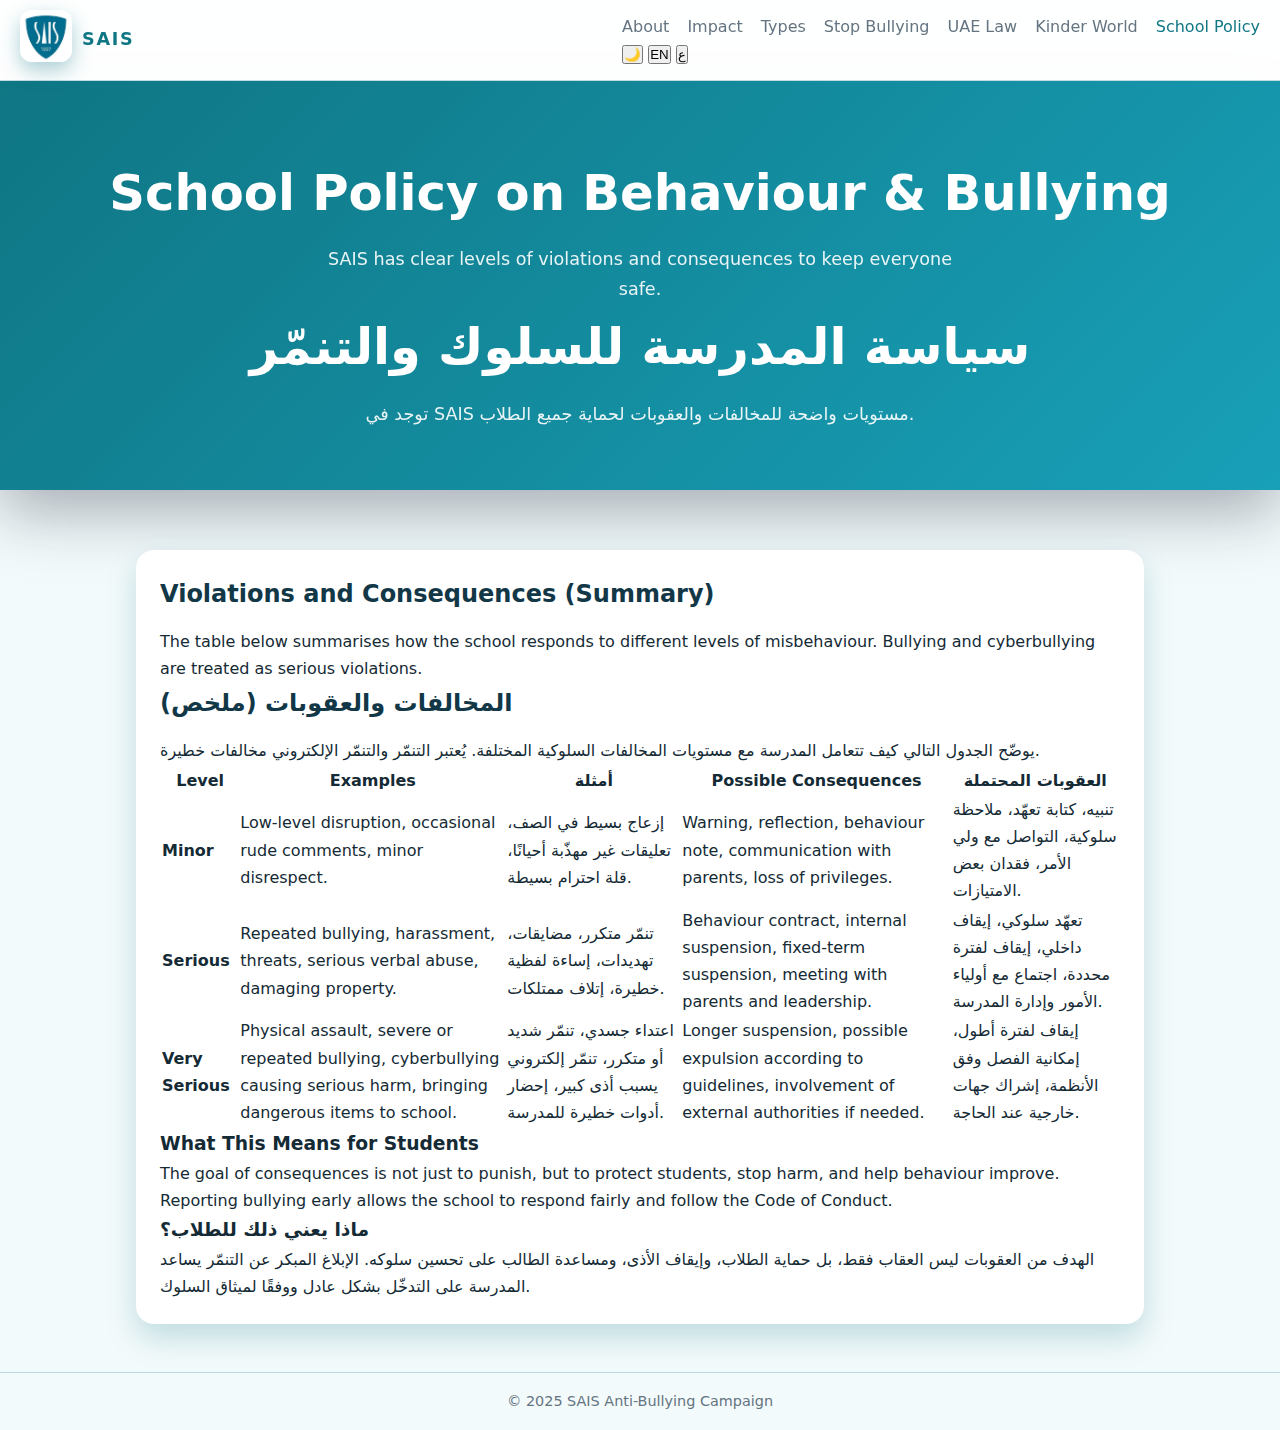
<file: policy.html>
<!DOCTYPE html>
<html lang="en">
<head>
  <meta charset="UTF-8">
  <meta name="viewport" content="width=device-width, initial-scale=1.0">
  <title>School Policy & Violations – SAIS Anti-Bullying Campaign</title>
  <link rel="stylesheet" href="style.css">
  <link rel="icon" type="image/png" href="favicon.png">
</head>
<body class="page">

  <nav class="navbar">
    <div class="nav-logo">
      <a href="index.html"><img src="images.jpeg" alt="SAIS Logo"></a>
      <span>SAIS</span>
    </div>

    <div class="nav-right">
      <ul class="nav-links">
        <li><a href="about.html">About</a></li>
        <li><a href="impact.html">Impact</a></li>
        <li><a href="types.html">Types</a></li>
        <li><a href="stop.html">Stop Bullying</a></li>
        <li><a href="uae.html">UAE Law</a></li>
        <li><a href="kinder.html">Kinder World</a></li>
        <li><a href="policy.html" class="active">School Policy</a></li>
      </ul>

      <div class="nav-controls">
        <button id="themeToggle" class="nav-toggle-btn">🌙 / ☀</button>
        <button id="langEnBtn" class="nav-toggle-btn active">EN</button>
        <button id="langArBtn" class="nav-toggle-btn">ع</button>
      </div>
    </div>
  </nav>

  <header class="hero fade-up">
    <div class="lang-en">
      <h1>School Policy on Behaviour & Bullying</h1>
      <p>SAIS has clear levels of violations and consequences to keep everyone safe.</p>
    </div>
    <div class="lang-ar">
      <h1>سياسة المدرسة للسلوك والتنمّر</h1>
      <p>توجد في SAIS مستويات واضحة للمخالفات والعقوبات لحماية جميع الطلاب.</p>
    </div>
  </header>

  <main class="main-content">

    <section class="card fade-up delay-1">
      <div class="lang-en">
        <h2>Violations and Consequences (Summary)</h2>
        <p>
          The table below summarises how the school responds to different levels of misbehaviour.
          Bullying and cyberbullying are treated as serious violations.
        </p>
      </div>
      <div class="lang-ar">
        <h2>المخالفات والعقوبات (ملخص)</h2>
        <p>
          يوضّح الجدول التالي كيف تتعامل المدرسة مع مستويات المخالفات السلوكية المختلفة.
          يُعتبر التنمّر والتنمّر الإلكتروني مخالفات خطيرة.
        </p>
      </div>

      <table class="policy-table">
        <thead>
          <tr>
            <th>Level</th>
            <th class="lang-en">Examples</th>
            <th class="lang-ar">أمثلة</th>
            <th class="lang-en">Possible Consequences</th>
            <th class="lang-ar">العقوبات المحتملة</th>
          </tr>
        </thead>
        <tbody>
          <tr>
            <td><strong>Minor</strong></td>
            <td class="lang-en">
              Low-level disruption, occasional rude comments, minor disrespect.
            </td>
            <td class="lang-ar">
              إزعاج بسيط في الصف، تعليقات غير مهذّبة أحيانًا، قلة احترام بسيطة.
            </td>
            <td class="lang-en">
              Warning, reflection, behaviour note, communication with parents, loss of privileges.
            </td>
            <td class="lang-ar">
              تنبيه، كتابة تعهّد، ملاحظة سلوكية، التواصل مع ولي الأمر، فقدان بعض الامتيازات.
            </td>
          </tr>

          <tr>
            <td><strong>Serious</strong></td>
            <td class="lang-en">
              Repeated bullying, harassment, threats, serious verbal abuse, damaging property.
            </td>
            <td class="lang-ar">
              تنمّر متكرر، مضايقات، تهديدات، إساءة لفظية خطيرة، إتلاف ممتلكات.
            </td>
            <td class="lang-en">
              Behaviour contract, internal suspension, fixed-term suspension, meeting with parents and leadership.
            </td>
            <td class="lang-ar">
              تعهّد سلوكي، إيقاف داخلي، إيقاف لفترة محددة، اجتماع مع أولياء الأمور وإدارة المدرسة.
            </td>
          </tr>

          <tr>
            <td><strong>Very Serious</strong></td>
            <td class="lang-en">
              Physical assault, severe or repeated bullying, cyberbullying causing serious harm,
              bringing dangerous items to school.
            </td>
            <td class="lang-ar">
              اعتداء جسدي، تنمّر شديد أو متكرر، تنمّر إلكتروني يسبب أذى كبير، إحضار أدوات خطيرة للمدرسة.
            </td>
            <td class="lang-en">
              Longer suspension, possible expulsion according to guidelines, involvement of external authorities if needed.
            </td>
            <td class="lang-ar">
              إيقاف لفترة أطول، إمكانية الفصل وفق الأنظمة، إشراك جهات خارجية عند الحاجة.
            </td>
          </tr>
        </tbody>
      </table>

      <div class="callout">
        <div class="lang-en">
          <h3>What This Means for Students</h3>
          <p>
            The goal of consequences is not just to punish, but to protect students, stop harm, and
            help behaviour improve. Reporting bullying early allows the school to respond fairly and
            follow the Code of Conduct.
          </p>
        </div>
        <div class="lang-ar">
          <h3>ماذا يعني ذلك للطلاب؟</h3>
          <p>
            الهدف من العقوبات ليس العقاب فقط، بل حماية الطلاب، وإيقاف الأذى، ومساعدة الطالب
            على تحسين سلوكه. الإبلاغ المبكر عن التنمّر يساعد المدرسة على التدخّل بشكل عادل
            ووفقًا لميثاق السلوك.
          </p>
        </div>
      </div>
    </section>

  </main>

  <footer>
    © 2025 SAIS Anti-Bullying Campaign
  </footer>

  <script>
    document.addEventListener('DOMContentLoaded', () => {
      const themeToggle = document.getElementById('themeToggle');
      const langEnBtn = document.getElementById('langEnBtn');
      const langArBtn = document.getElementById('langArBtn');

      function applyTheme(theme) {
        if (theme === 'dark') document.body.classList.add('dark');
        else document.body.classList.remove('dark');
      }

      const savedTheme = localStorage.getItem('saisTheme') || 'light';
      applyTheme(savedTheme);
      if (themeToggle) {
        themeToggle.textContent = savedTheme === 'dark' ? '☀' : '🌙';
        themeToggle.addEventListener('click', () => {
          const current = document.body.classList.contains('dark') ? 'dark' : 'light';
          const next = current === 'dark' ? 'light' : 'dark';
          localStorage.setItem('saisTheme', next);
          applyTheme(next);
          themeToggle.textContent = next === 'dark' ? '☀' : '🌙';
        });
      }

      function applyLang(lang) {
        if (lang === 'ar') document.body.classList.add('lang-ar');
        else document.body.classList.remove('lang-ar');

        if (langEnBtn && langArBtn) {
          if (lang === 'ar') {
            langArBtn.classList.add('active');
            langEnBtn.classList.remove('active');
          } else {
            langEnBtn.classList.add('active');
            langArBtn.classList.remove('active');
          }
        }
      }

      const savedLang = localStorage.getItem('saisLang') || 'en';
      applyLang(savedLang);

      if (langEnBtn) langEnBtn.addEventListener('click', () => {
        localStorage.setItem('saisLang', 'en');
        applyLang('en');
      });
      if (langArBtn) langArBtn.addEventListener('click', () => {
        localStorage.setItem('saisLang', 'ar');
        applyLang('ar');
      });
    });
  </script>

</body>
</html>
</file>
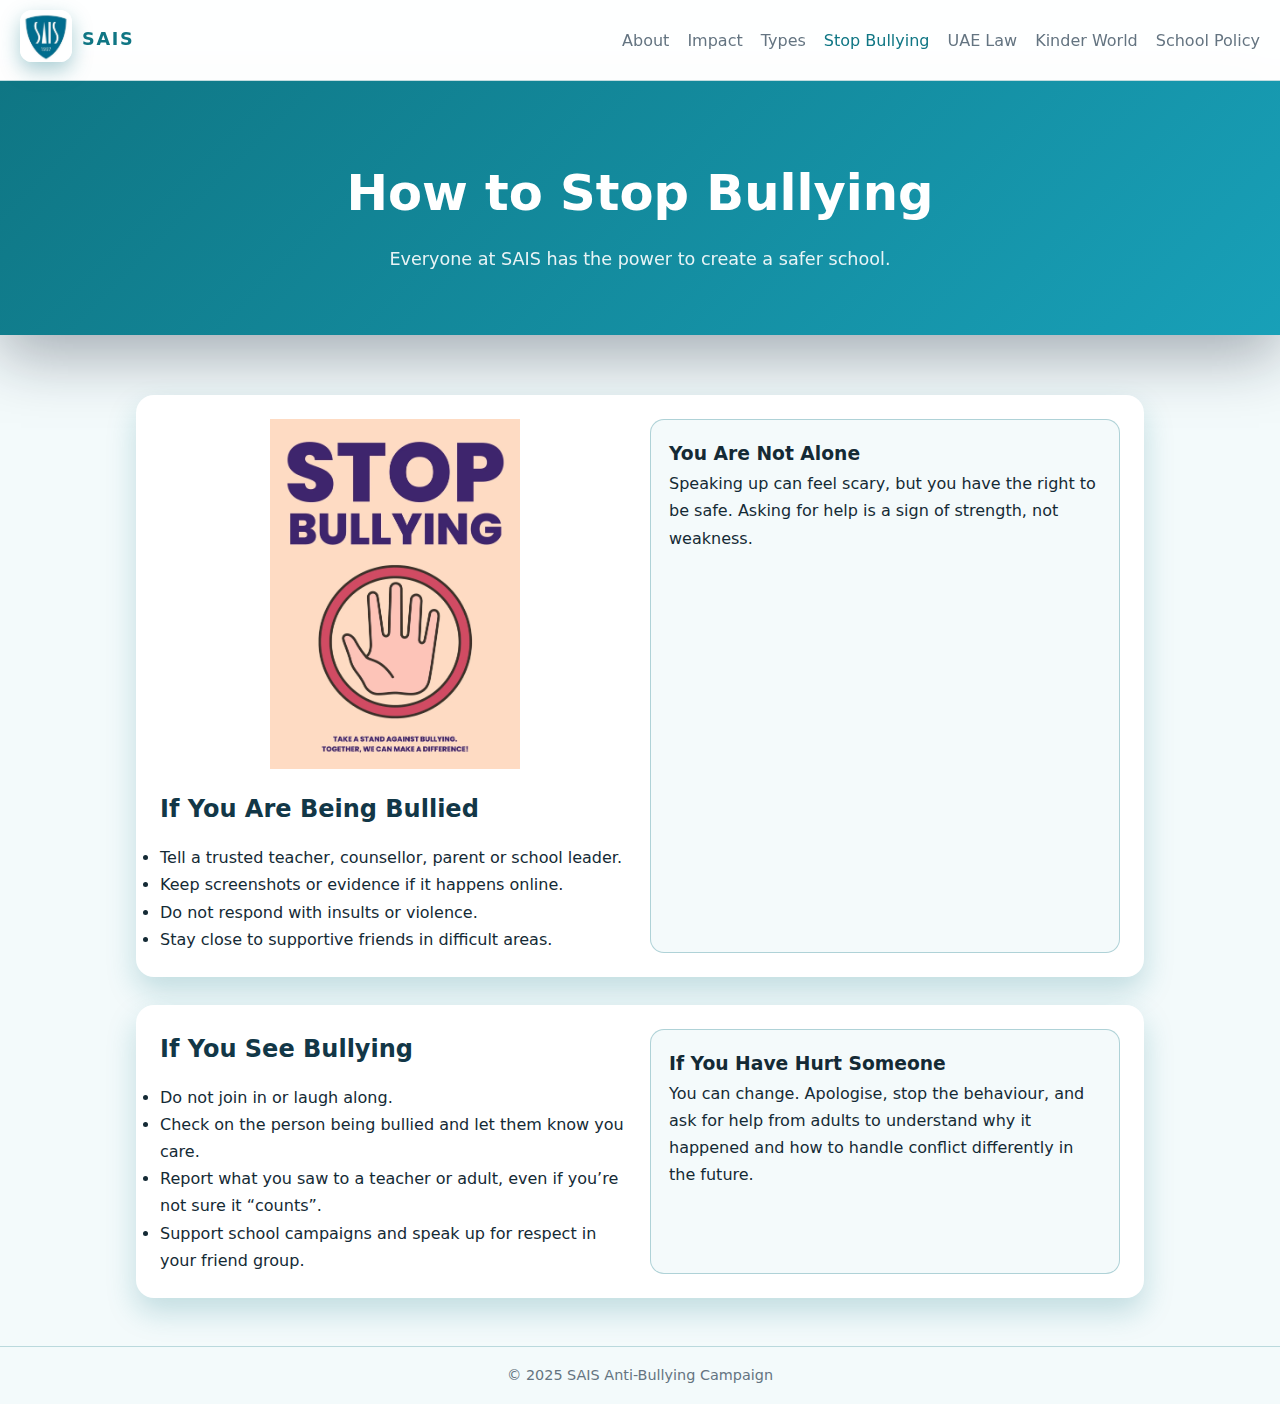
<file: stop.html>
<!DOCTYPE html>
<html lang="en">
<head>
  <meta charset="UTF-8">
  <meta name="viewport" content="width=device-width, initial-scale=1.0">
  <title>How to Stop Bullying – SAIS</title>
  <link rel="stylesheet" href="style.css">
</head>
<body class="page">

  <nav class="navbar">
    <div class="nav-logo">
      <a href="index.html"><img src="images.jpeg" alt="SAIS Logo"></a>
      <span>SAIS</span>
    </div>
    <ul class="nav-links">
      <li><a href="about.html">About</a></li>
      <li><a href="impact.html">Impact</a></li>
      <li><a href="types.html">Types</a></li>
      <li><a href="stop.html" class="active">Stop Bullying</a></li>
      <li><a href="uae.html">UAE Law</a></li>
      <li><a href="kinder.html">Kinder World</a></li>
      <li><a href="policy.html">School Policy</a></li>
    </ul>
  </nav>

  <header class="hero fade-up">
    <h1>How to Stop Bullying</h1>
    <p>Everyone at SAIS has the power to create a safer school.</p>
  </header>

  <main class="main-content">
    <section class="card columns fade-up delay-1">
      <div>
        <img src="home-photo.jpg"
             class="poster-img"
             alt="Stop Bullying poster with raised hand symbol">

        <h2>If You Are Being Bullied</h2>
        <ul>
          <li>Tell a trusted teacher, counsellor, parent or school leader.</li>
          <li>Keep screenshots or evidence if it happens online.</li>
          <li>Do not respond with insults or violence.</li>
          <li>Stay close to supportive friends in difficult areas.</li>
        </ul>
      </div>
      <div class="highlight-box">
        <h3>You Are Not Alone</h3>
        <p>
          Speaking up can feel scary, but you have the right to be safe.
          Asking for help is a sign of strength, not weakness.
        </p>
      </div>
    </section>

    <section class="card columns fade-up delay-2">
      <div>
        <h2>If You See Bullying</h2>
        <ul>
          <li>Do not join in or laugh along.</li>
          <li>Check on the person being bullied and let them know you care.</li>
          <li>Report what you saw to a teacher or adult, even if you’re not sure it “counts”.</li>
          <li>Support school campaigns and speak up for respect in your friend group.</li>
        </ul>
      </div>
      <div class="highlight-box">
        <h3>If You Have Hurt Someone</h3>
        <p>
          You can change. Apologise, stop the behaviour, and ask for help from adults to
          understand why it happened and how to handle conflict differently in the future.
        </p>
      </div>
    </section>
  </main>

  <footer>© 2025 SAIS Anti-Bullying Campaign</footer>
</body>
</html>
</file>
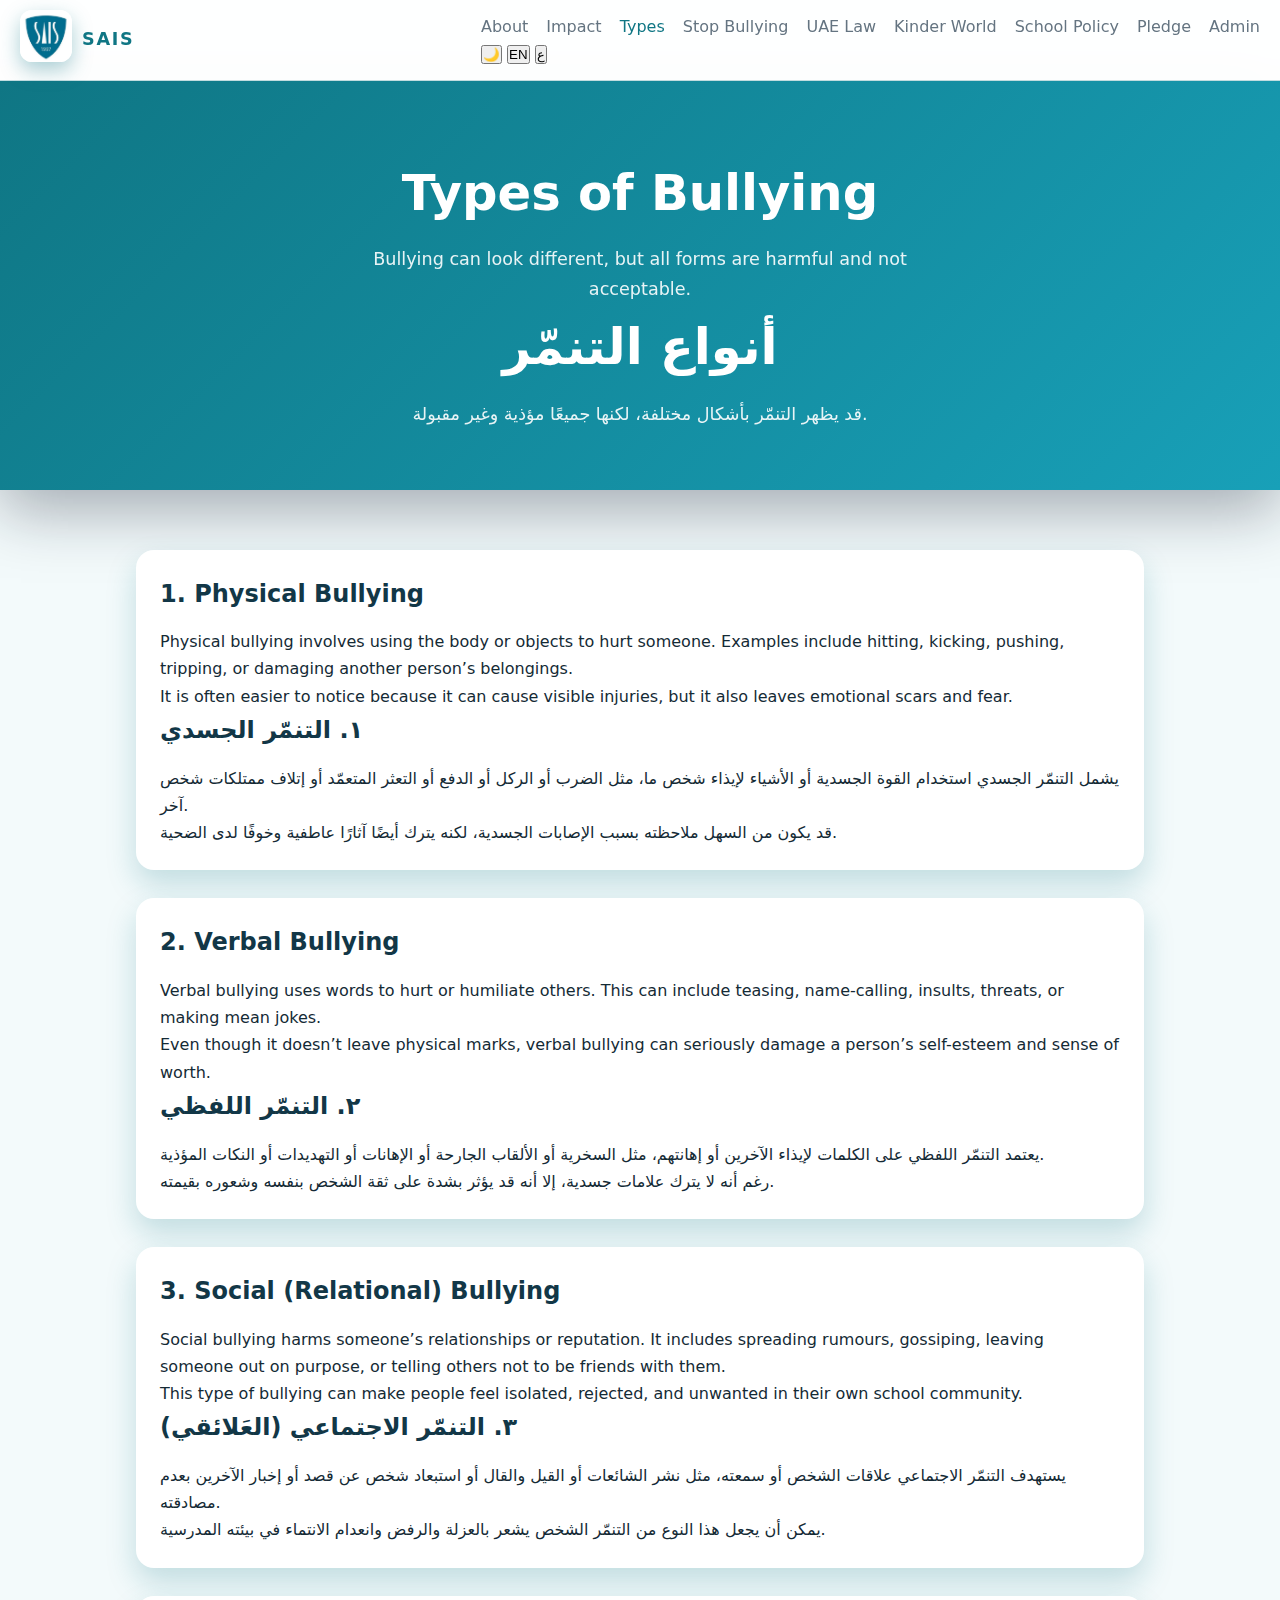
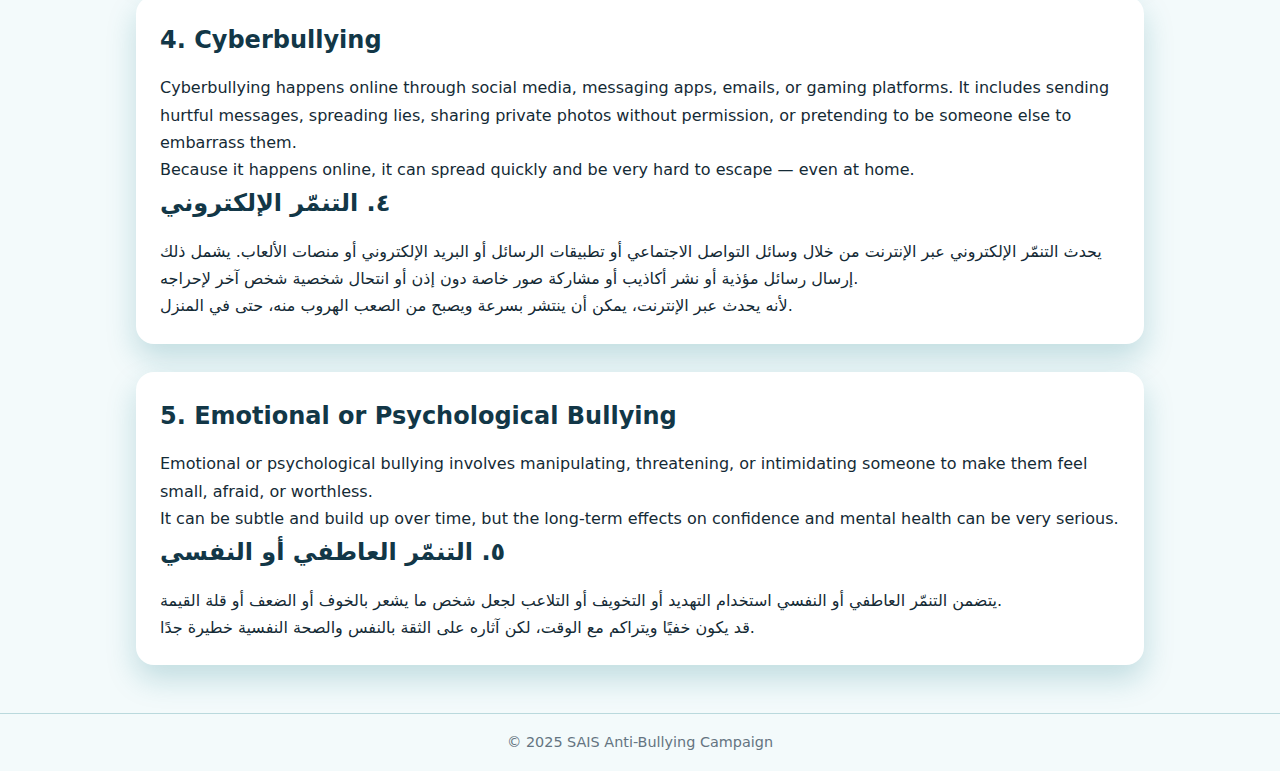
<file: types.html>
<!DOCTYPE html>
<html lang="en">
<head>
  <meta charset="UTF-8">
  <meta name="viewport" content="width=device-width, initial-scale=1.0">
  <title>Types of Bullying – SAIS Anti-Bullying Campaign</title>
  <link rel="stylesheet" href="style.css">
  <link rel="icon" type="image/png" href="favicon.png">
</head>
<body class="page">

  <nav class="navbar">
    <div class="nav-logo">
      <a href="index.html"><img src="images.jpeg" alt="SAIS Logo"></a>
      <span>SAIS</span>
    </div>

    <div class="nav-right">
      <ul class="nav-links">
        <li><a href="about.html">About</a></li>
        <li><a href="impact.html">Impact</a></li>
        <li><a href="types.html" class="active">Types</a></li>
        <li><a href="stop.html">Stop Bullying</a></li>
        <li><a href="uae.html">UAE Law</a></li>
        <li><a href="kinder.html">Kinder World</a></li>
        <li><a href="policy.html">School Policy</a></li>
        <li><a href="pledge.html">Pledge</a></li>
        <li><a href="admin.html">Admin</a></li>
      </ul>

      <div class="nav-controls">
        <button id="themeToggle" class="nav-toggle-btn">🌙 / ☀</button>
        <button id="langEnBtn" class="nav-toggle-btn active">EN</button>
        <button id="langArBtn" class="nav-toggle-btn">ع</button>
      </div>
    </div>
  </nav>

  <header class="hero fade-up">
    <div class="lang-en">
      <h1>Types of Bullying</h1>
      <p>Bullying can look different, but all forms are harmful and not acceptable.</p>
    </div>
    <div class="lang-ar">
      <h1>أنواع التنمّر</h1>
      <p>قد يظهر التنمّر بأشكال مختلفة، لكنها جميعًا مؤذية وغير مقبولة.</p>
    </div>
  </header>

  <main class="main-content">

    <section class="card fade-up delay-1">
      <div class="lang-en">
        <h2>1. Physical Bullying</h2>
        <p>
          Physical bullying involves using the body or objects to hurt someone. Examples include
          hitting, kicking, pushing, tripping, or damaging another person’s belongings.
        </p>
        <p>
          It is often easier to notice because it can cause visible injuries, but it also leaves
          emotional scars and fear.
        </p>
      </div>
      <div class="lang-ar">
        <h2>١. التنمّر الجسدي</h2>
        <p>
          يشمل التنمّر الجسدي استخدام القوة الجسدية أو الأشياء لإيذاء شخص ما، مثل الضرب أو الركل أو
          الدفع أو التعثر المتعمّد أو إتلاف ممتلكات شخص آخر.
        </p>
        <p>
          قد يكون من السهل ملاحظته بسبب الإصابات الجسدية، لكنه يترك أيضًا آثارًا عاطفية وخوفًا لدى الضحية.
        </p>
      </div>
    </section>

    <section class="card fade-up delay-2">
      <div class="lang-en">
        <h2>2. Verbal Bullying</h2>
        <p>
          Verbal bullying uses words to hurt or humiliate others. This can include teasing,
          name-calling, insults, threats, or making mean jokes.
        </p>
        <p>
          Even though it doesn’t leave physical marks, verbal bullying can seriously damage a person’s
          self-esteem and sense of worth.
        </p>
      </div>
      <div class="lang-ar">
        <h2>٢. التنمّر اللفظي</h2>
        <p>
          يعتمد التنمّر اللفظي على الكلمات لإيذاء الآخرين أو إهانتهم، مثل السخرية أو الألقاب الجارحة
          أو الإهانات أو التهديدات أو النكات المؤذية.
        </p>
        <p>
          رغم أنه لا يترك علامات جسدية، إلا أنه قد يؤثر بشدة على ثقة الشخص بنفسه وشعوره بقيمته.
        </p>
      </div>
    </section>

    <section class="card fade-up delay-3">
      <div class="lang-en">
        <h2>3. Social (Relational) Bullying</h2>
        <p>
          Social bullying harms someone’s relationships or reputation. It includes spreading rumours,
          gossiping, leaving someone out on purpose, or telling others not to be friends with them.
        </p>
        <p>
          This type of bullying can make people feel isolated, rejected, and unwanted in their own
          school community.
        </p>
      </div>
      <div class="lang-ar">
        <h2>٣. التنمّر الاجتماعي (العَلائقي)</h2>
        <p>
          يستهدف التنمّر الاجتماعي علاقات الشخص أو سمعته، مثل نشر الشائعات أو القيل والقال أو استبعاد
          شخص عن قصد أو إخبار الآخرين بعدم مصادقته.
        </p>
        <p>
          يمكن أن يجعل هذا النوع من التنمّر الشخص يشعر بالعزلة والرفض وانعدام الانتماء في بيئته المدرسية.
        </p>
      </div>
    </section>

    <section class="card fade-up delay-1">
      <div class="lang-en">
        <h2>4. Cyberbullying</h2>
        <p>
          Cyberbullying happens online through social media, messaging apps, emails, or gaming platforms.
          It includes sending hurtful messages, spreading lies, sharing private photos without permission,
          or pretending to be someone else to embarrass them.
        </p>
        <p>
          Because it happens online, it can spread quickly and be very hard to escape — even at home.
        </p>
      </div>
      <div class="lang-ar">
        <h2>٤. التنمّر الإلكتروني</h2>
        <p>
          يحدث التنمّر الإلكتروني عبر الإنترنت من خلال وسائل التواصل الاجتماعي أو تطبيقات الرسائل أو
          البريد الإلكتروني أو منصات الألعاب. يشمل ذلك إرسال رسائل مؤذية أو نشر أكاذيب أو مشاركة صور
          خاصة دون إذن أو انتحال شخصية شخص آخر لإحراجه.
        </p>
        <p>
          لأنه يحدث عبر الإنترنت، يمكن أن ينتشر بسرعة ويصبح من الصعب الهروب منه، حتى في المنزل.
        </p>
      </div>
    </section>

    <section class="card fade-up delay-2">
      <div class="lang-en">
        <h2>5. Emotional or Psychological Bullying</h2>
        <p>
          Emotional or psychological bullying involves manipulating, threatening, or intimidating
          someone to make them feel small, afraid, or worthless.
        </p>
        <p>
          It can be subtle and build up over time, but the long-term effects on confidence and mental
          health can be very serious.
        </p>
      </div>
      <div class="lang-ar">
        <h2>٥. التنمّر العاطفي أو النفسي</h2>
        <p>
          يتضمن التنمّر العاطفي أو النفسي استخدام التهديد أو التخويف أو التلاعب لجعل شخص ما يشعر
          بالخوف أو الضعف أو قلة القيمة.
        </p>
        <p>
          قد يكون خفيًا ويتراكم مع الوقت، لكن آثاره على الثقة بالنفس والصحة النفسية خطيرة جدًا.
        </p>
      </div>
    </section>

  </main>

  <footer>
    © 2025 SAIS Anti-Bullying Campaign
  </footer>

  <script>
    document.addEventListener('DOMContentLoaded', () => {
      const themeToggle = document.getElementById('themeToggle');
      const langEnBtn = document.getElementById('langEnBtn');
      const langArBtn = document.getElementById('langArBtn');

      function applyTheme(theme) {
        if (theme === 'dark') document.body.classList.add('dark');
        else document.body.classList.remove('dark');
      }

      const savedTheme = localStorage.getItem('saisTheme') || 'light';
      applyTheme(savedTheme);
      if (themeToggle) {
        themeToggle.textContent = savedTheme === 'dark' ? '☀' : '🌙';
        themeToggle.addEventListener('click', () => {
          const current = document.body.classList.contains('dark') ? 'dark' : 'light';
          const next = current === 'dark' ? 'light' : 'dark';
          localStorage.setItem('saisTheme', next);
          applyTheme(next);
          themeToggle.textContent = next === 'dark' ? '☀' : '🌙';
        });
      }

      function applyLang(lang) {
        if (lang === 'ar') document.body.classList.add('lang-ar');
        else document.body.classList.remove('lang-ar');

        if (langEnBtn && langArBtn) {
          if (lang === 'ar') {
            langArBtn.classList.add('active');
            langEnBtn.classList.remove('active');
          } else {
            langEnBtn.classList.add('active');
            langArBtn.classList.remove('active');
          }
        }
      }

      const savedLang = localStorage.getItem('saisLang') || 'en';
      applyLang(savedLang);

      if (langEnBtn) langEnBtn.addEventListener('click', () => {
        localStorage.setItem('saisLang', 'en');
        applyLang('en');
      });
      if (langArBtn) langArBtn.addEventListener('click', () => {
        localStorage.setItem('saisLang', 'ar');
        applyLang('ar');
      });
    });
  </script>

</body>
</html>
</file>
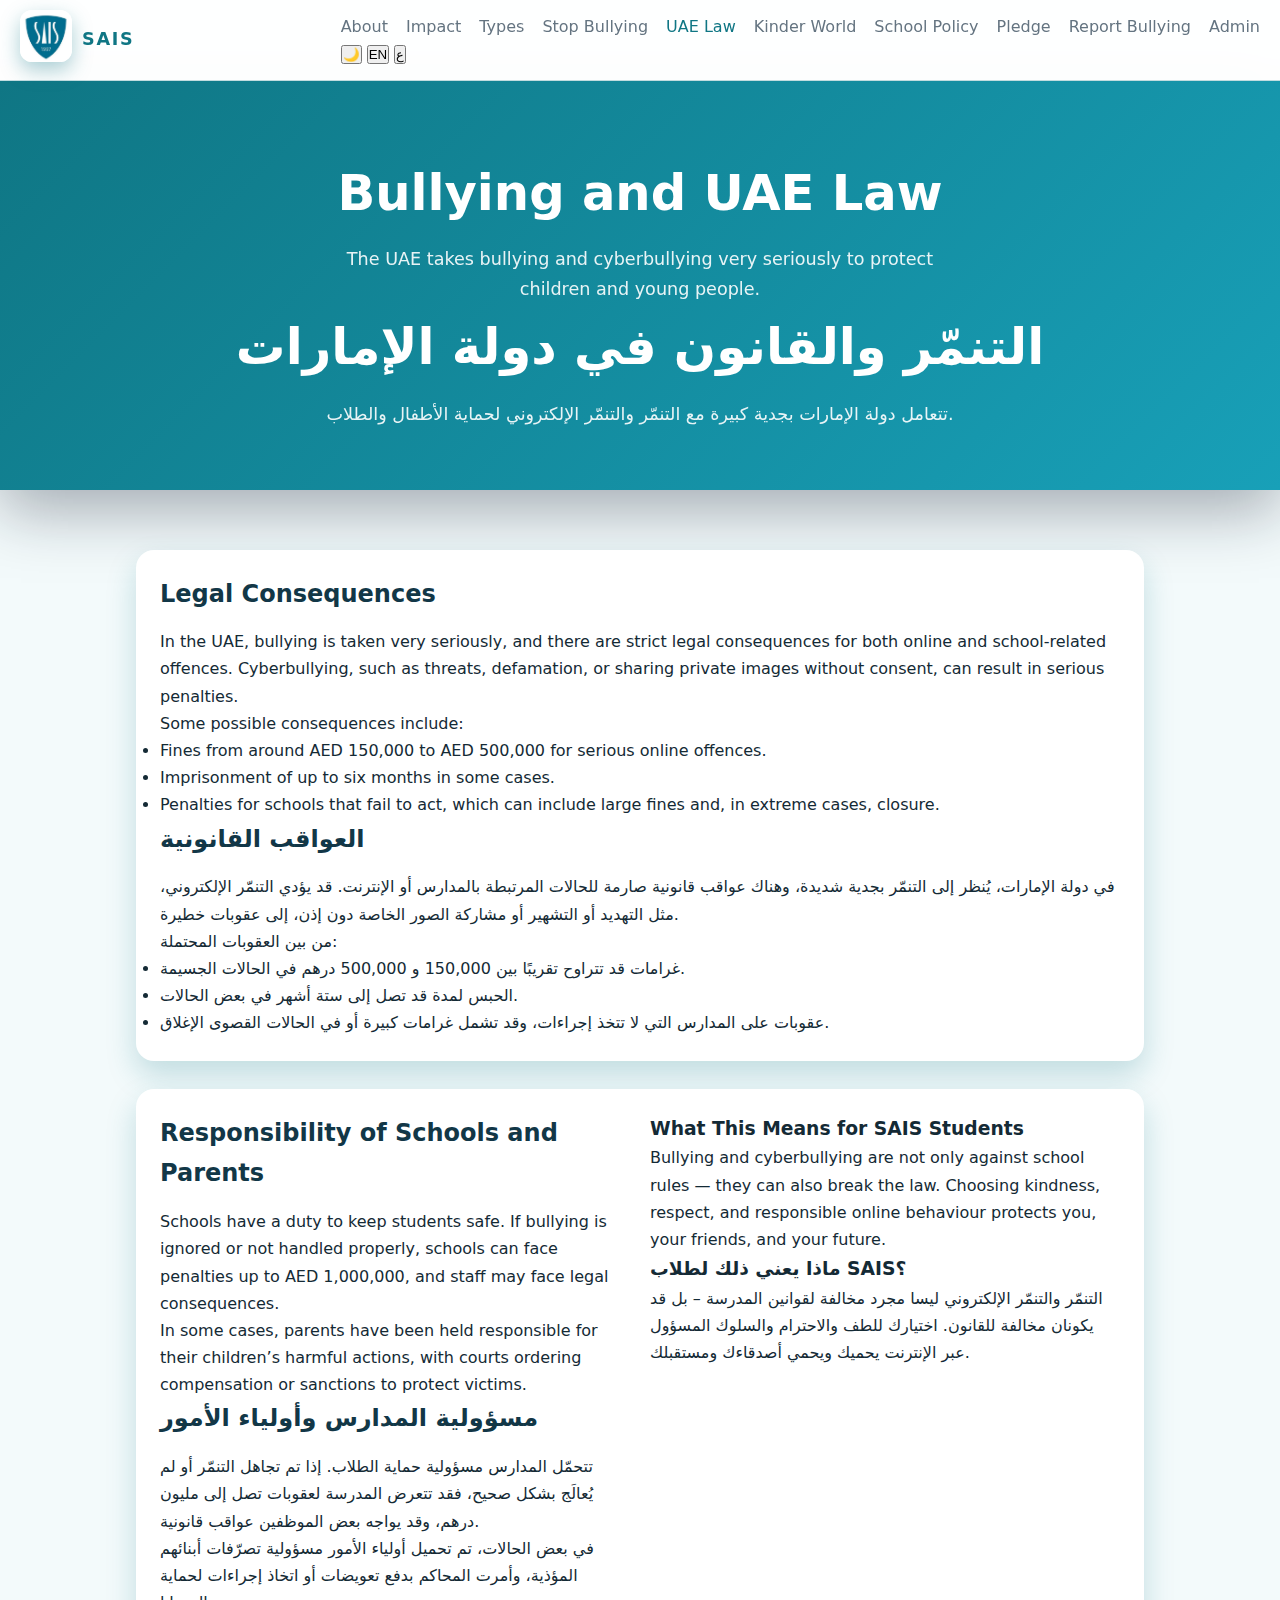
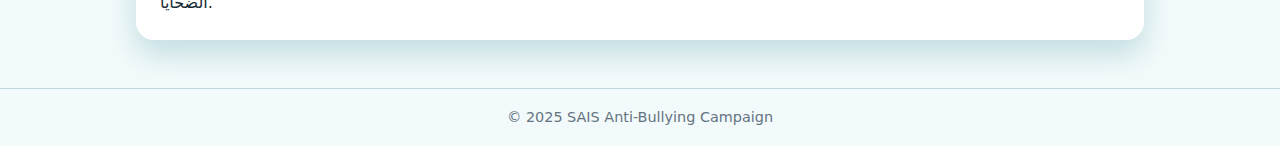
<file: uae.html>
<!DOCTYPE html>
<html lang="en">
<head>
  <meta charset="UTF-8">
  <meta name="viewport" content="width=device-width, initial-scale=1.0">
  <title>Bullying and UAE Law – SAIS Anti-Bullying Campaign</title>
  <link rel="stylesheet" href="style.css">
  <link rel="icon" type="image/png" href="favicon.png">
</head>
<body class="page">

  <nav class="navbar">
    <div class="nav-logo">
      <a href="index.html"><img src="images.jpeg" alt="SAIS Logo"></a>
      <span>SAIS</span>
    </div>

    <div class="nav-right">
      <ul class="nav-links">
        <li><a href="about.html">About</a></li>
        <li><a href="impact.html">Impact</a></li>
        <li><a href="types.html">Types</a></li>
        <li><a href="stop.html">Stop Bullying</a></li>
        <li><a href="uae.html" class="active">UAE Law</a></li>
        <li><a href="kinder.html">Kinder World</a></li>
        <li><a href="policy.html">School Policy</a></li>
        <li><a href="pledge.html">Pledge</a></li>
        <li><a href="report.html">Report Bullying</a></li>
        <li><a href="admin.html">Admin</a></li>
      </ul>

      <div class="nav-controls">
        <button id="themeToggle" class="nav-toggle-btn">🌙 / ☀</button>
        <button id="langEnBtn" class="nav-toggle-btn active">EN</button>
        <button id="langArBtn" class="nav-toggle-btn">ع</button>
      </div>
    </div>
  </nav>

  <header class="hero fade-up">
    <div class="lang-en">
      <h1>Bullying and UAE Law</h1>
      <p>The UAE takes bullying and cyberbullying very seriously to protect children and young people.</p>
    </div>
    <div class="lang-ar">
      <h1>التنمّر والقانون في دولة الإمارات</h1>
      <p>تتعامل دولة الإمارات بجدية كبيرة مع التنمّر والتنمّر الإلكتروني لحماية الأطفال والطلاب.</p>
    </div>
  </header>

  <main class="main-content">

    <section class="card fade-up delay-1">
      <div class="lang-en">
        <h2>Legal Consequences</h2>
        <p>
          In the UAE, bullying is taken very seriously, and there are strict legal consequences for both
          online and school-related offences. Cyberbullying, such as threats, defamation, or sharing private
          images without consent, can result in serious penalties.
        </p>
        <p>
          Some possible consequences include:
        </p>
        <ul>
          <li>Fines from around AED 150,000 to AED 500,000 for serious online offences.</li>
          <li>Imprisonment of up to six months in some cases.</li>
          <li>Penalties for schools that fail to act, which can include large fines and, in extreme cases, closure.</li>
        </ul>
      </div>
      <div class="lang-ar">
        <h2>العواقب القانونية</h2>
        <p>
          في دولة الإمارات، يُنظر إلى التنمّر بجدية شديدة، وهناك عواقب قانونية صارمة للحالات المرتبطة
          بالمدارس أو الإنترنت. قد يؤدي التنمّر الإلكتروني، مثل التهديد أو التشهير أو مشاركة الصور الخاصة
          دون إذن، إلى عقوبات خطيرة.
        </p>
        <p>
          من بين العقوبات المحتملة:
        </p>
        <ul>
          <li>غرامات قد تتراوح تقريبًا بين 150,000 و 500,000 درهم في الحالات الجسيمة.</li>
          <li>الحبس لمدة قد تصل إلى ستة أشهر في بعض الحالات.</li>
          <li>عقوبات على المدارس التي لا تتخذ إجراءات، وقد تشمل غرامات كبيرة أو في الحالات القصوى الإغلاق.</li>
        </ul>
      </div>
    </section>

    <section class="card columns fade-up delay-2">
      <div>
        <div class="lang-en">
          <h2>Responsibility of Schools and Parents</h2>
          <p>
            Schools have a duty to keep students safe. If bullying is ignored or not handled properly,
            schools can face penalties up to AED 1,000,000, and staff may face legal consequences.
          </p>
          <p>
            In some cases, parents have been held responsible for their children’s harmful actions,
            with courts ordering compensation or sanctions to protect victims.
          </p>
        </div>
        <div class="lang-ar">
          <h2>مسؤولية المدارس وأولياء الأمور</h2>
          <p>
            تتحمّل المدارس مسؤولية حماية الطلاب. إذا تم تجاهل التنمّر أو لم يُعالَج بشكل صحيح، فقد تتعرض
            المدرسة لعقوبات تصل إلى مليون درهم، وقد يواجه بعض الموظفين عواقب قانونية.
          </p>
          <p>
            في بعض الحالات، تم تحميل أولياء الأمور مسؤولية تصرّفات أبنائهم المؤذية، وأمرت المحاكم
            بدفع تعويضات أو اتخاذ إجراءات لحماية الضحايا.
          </p>
        </div>
      </div>

      <div class="callout">
        <div class="lang-en">
          <h3>What This Means for SAIS Students</h3>
          <p>
            Bullying and cyberbullying are not only against school rules — they can also break the law.
            Choosing kindness, respect, and responsible online behaviour protects you, your friends,
            and your future.
          </p>
        </div>
        <div class="lang-ar">
          <h3>ماذا يعني ذلك لطلاب SAIS؟</h3>
          <p>
            التنمّر والتنمّر الإلكتروني ليسا مجرد مخالفة لقوانين المدرسة – بل قد يكونان مخالفة للقانون.
            اختيارك للطف والاحترام والسلوك المسؤول عبر الإنترنت يحميك ويحمي أصدقاءك ومستقبلك.
          </p>
        </div>
      </div>
    </section>

  </main>

  <footer>
    © 2025 SAIS Anti-Bullying Campaign
  </footer>

  <script>
    document.addEventListener('DOMContentLoaded', () => {
      const themeToggle = document.getElementById('themeToggle');
      const langEnBtn = document.getElementById('langEnBtn');
      const langArBtn = document.getElementById('langArBtn');

      function applyTheme(theme) {
        if (theme === 'dark') document.body.classList.add('dark');
        else document.body.classList.remove('dark');
      }

      const savedTheme = localStorage.getItem('saisTheme') || 'light';
      applyTheme(savedTheme);
      if (themeToggle) {
        themeToggle.textContent = savedTheme === 'dark' ? '☀' : '🌙';
        themeToggle.addEventListener('click', () => {
          const current = document.body.classList.contains('dark') ? 'dark' : 'light';
          const next = current === 'dark' ? 'light' : 'dark';
          localStorage.setItem('saisTheme', next);
          applyTheme(next);
          themeToggle.textContent = next === 'dark' ? '☀' : '🌙';
        });
      }

      function applyLang(lang) {
        if (lang === 'ar') document.body.classList.add('lang-ar');
        else document.body.classList.remove('lang-ar');

        if (langEnBtn && langArBtn) {
          if (lang === 'ar') {
            langArBtn.classList.add('active');
            langEnBtn.classList.remove('active');
          } else {
            langEnBtn.classList.add('active');
            langArBtn.classList.remove('active');
          }
        }
      }

      const savedLang = localStorage.getItem('saisLang') || 'en';
      applyLang(savedLang);

      if (langEnBtn) langEnBtn.addEventListener('click', () => {
        localStorage.setItem('saisLang', 'en');
        applyLang('en');
      });
      if (langArBtn) langArBtn.addEventListener('click', () => {
        localStorage.setItem('saisLang', 'ar');
        applyLang('ar');
      });
    });
  </script>

</body>
</html>
</file>
<file: style.css>
/* ===========================
   SAIS Anti-Bullying Campaign
   Global Styles - SAIS Teal Theme
   =========================== */

:root {
  --sais-teal:#0f7684;
  --sais-teal-light:#18a0b8;
  --sais-teal-soft:#e2f3f6;
  --sais-dark:#123747;

  --bg:#f3fafb;
  --card:#ffffff;

  --accent:var(--sais-teal);
  --text-main:#142a35;
  --text-muted:#647481;

  --radius-lg:18px;
  --radius-md:14px;
  --shadow-card:0 14px 30px rgba(15,118,132,0.22);
}

* {
  box-sizing:border-box;
  margin:0;
  padding:0;
}

body {
  font-family:system-ui, sans-serif;
  background:var(--bg);
  color:var(--text-main);
  line-height:1.7;
}

.page {
  min-height:100vh;
  display:flex;
  flex-direction:column;
}

.main-content {
  max-width:1040px;
  margin:0 auto;
  padding:32px 16px 48px;
  flex:1;
}

/* NAVBAR */

.navbar{
  position:sticky;
  top:0;
  background:#ffffffea;
  backdrop-filter:blur(14px);
  padding:10px 20px;
  display:flex;
  align-items:center;
  justify-content:space-between;
  border-bottom:1px solid rgba(15,118,132,0.25);
}

.nav-logo{
  display:flex;
  align-items:center;
  gap:10px;
}

.nav-logo img{
  width:52px;
  height:52px;
  object-fit:contain;
  border-radius:12px;
  box-shadow:0 8px 20px rgba(15,118,132,0.35);
}

.nav-logo span{
  font-size:1.1rem;
  font-weight:800;
  color:var(--accent);
  letter-spacing:0.1em;
}

.nav-links{
  list-style:none;
  display:flex;
  gap:18px;
}

.nav-links a{
  text-decoration:none;
  color:var(--text-muted);
  font-weight:500;
}

.nav-links a.active{
  color:var(--accent);
}

/* HERO */

.hero {
  padding:70px 16px 60px;
  text-align:center;
  background:linear-gradient(135deg,#0f7684,#18a0b8);
  color:white;
  box-shadow:0 20px 60px rgba(15,23,42,0.35);
}

.hero h1{
  font-size:clamp(2.2rem,4vw,3.1rem);
  font-weight:800;
}

.hero p{
  font-size:1.1rem;
  opacity:0.9;
  max-width:640px;
  margin:10px auto 0;
}

/* SECTIONS */

.card{
  background:var(--card);
  padding:24px;
  margin-top:28px;
  border-radius:var(--radius-lg);
  box-shadow:var(--shadow-card);
}

.card h2{
  color:var(--sais-dark);
  margin-bottom:14px;
}

.columns {
  display:grid;
  grid-template-columns:1fr 1fr;
  gap:20px;
}

.highlight-box{
  background:#f4fafb;
  padding:18px;
  border-radius:var(--radius-md);
  border:1px solid rgba(15,118,132,0.30);
}

/* ⭐ POSTER IMAGE FIX */
.poster-img {
  width:100%;
  max-width:350px;
  max-height:350px;
  object-fit:contain;
  border-radius:14px;
  display:block;
  margin:0 auto 20px auto;
}

/* FOOTER */

footer{
  text-align:center;
  padding:16px;
  font-size:0.9rem;
  color:var(--text-muted);
  border-top:1px solid rgba(15,118,132,0.25);
}

/* RESPONSIVE */

@media (max-width:768px){
  .columns{
    grid-template-columns:1fr;
  }
}
</file>
